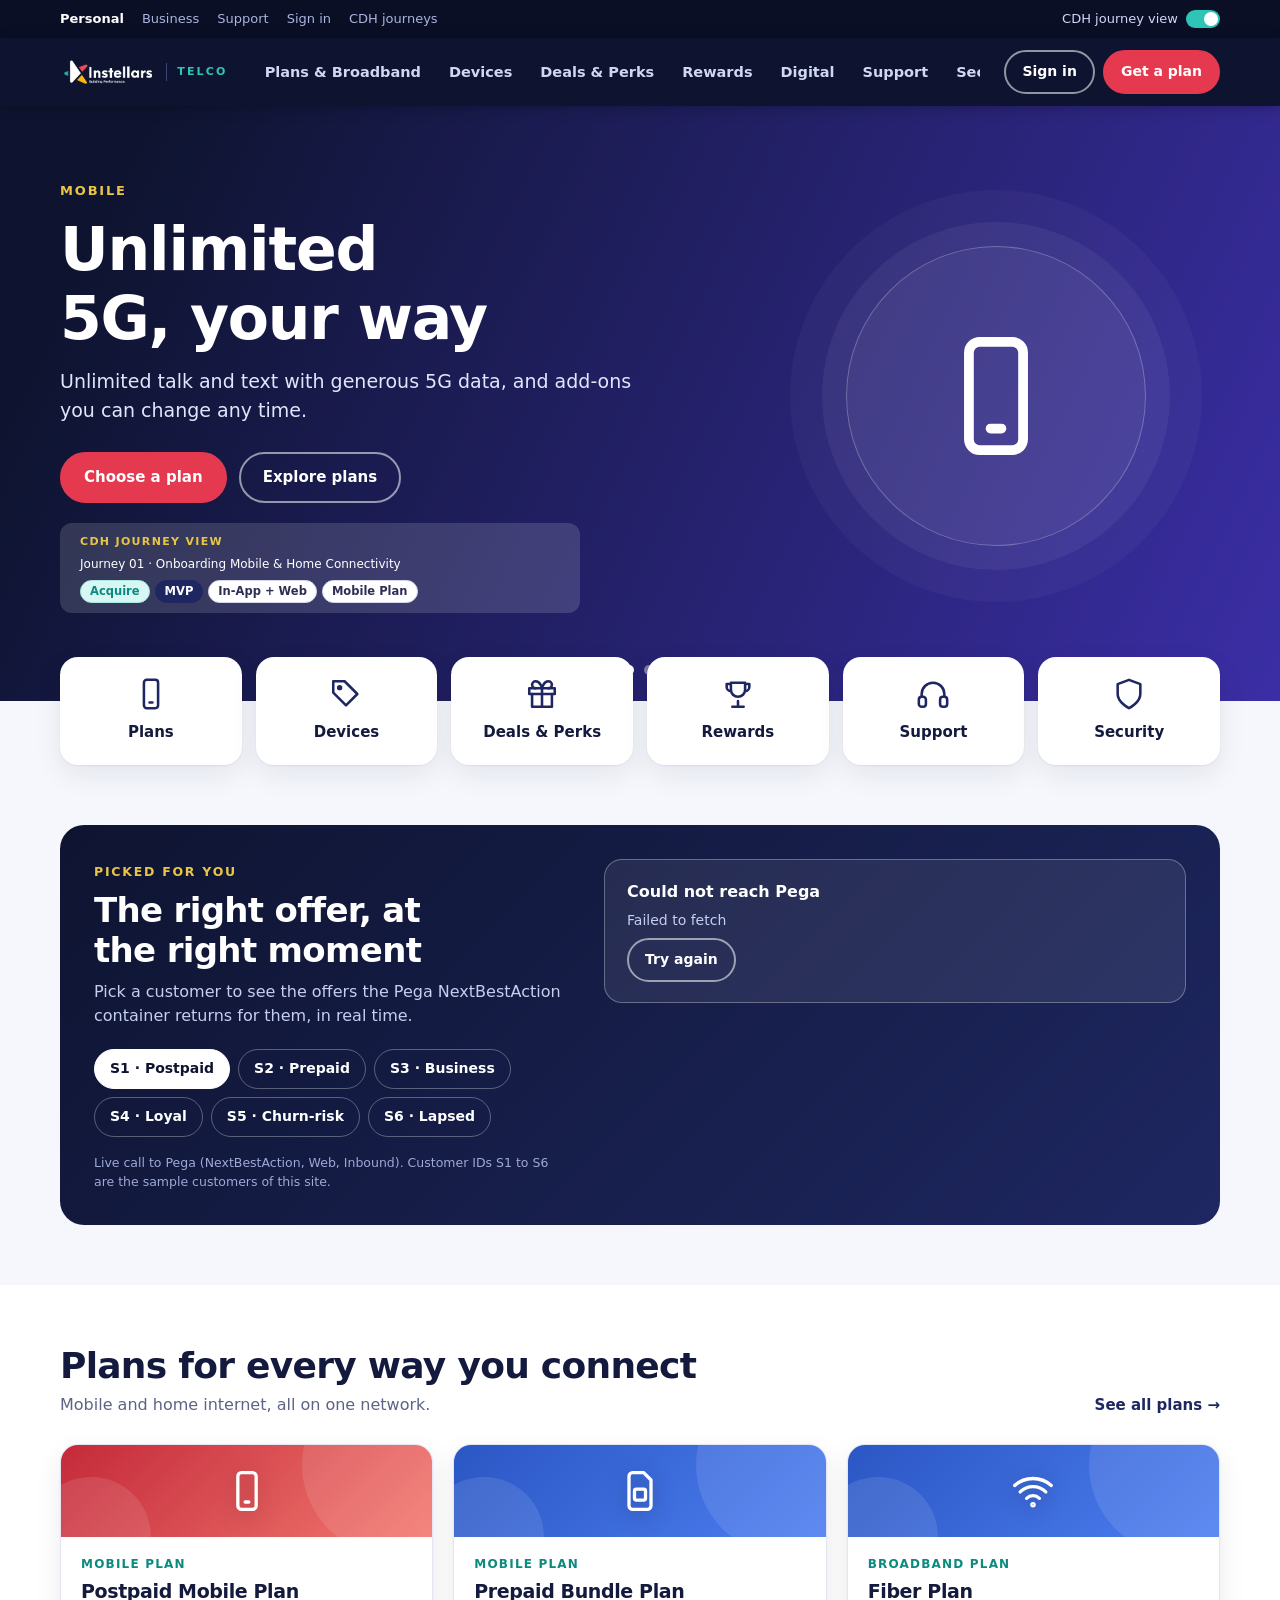
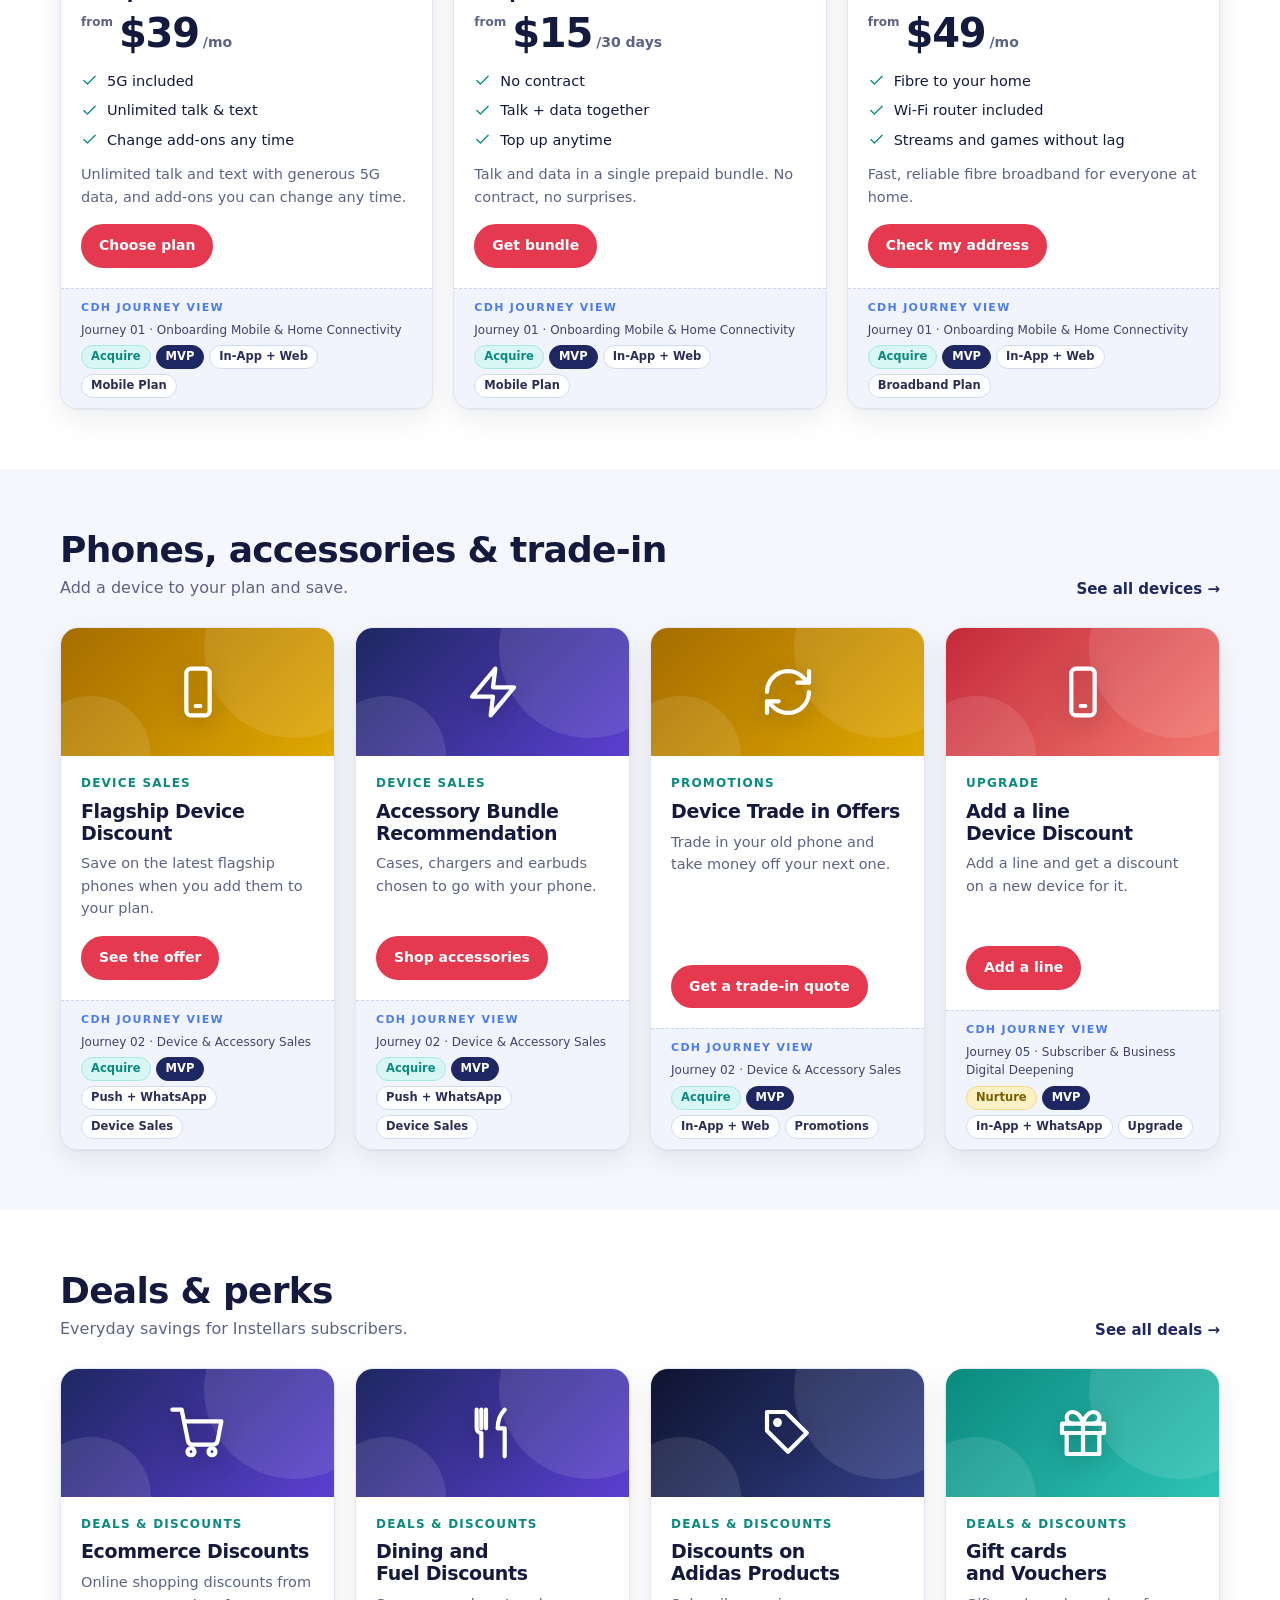
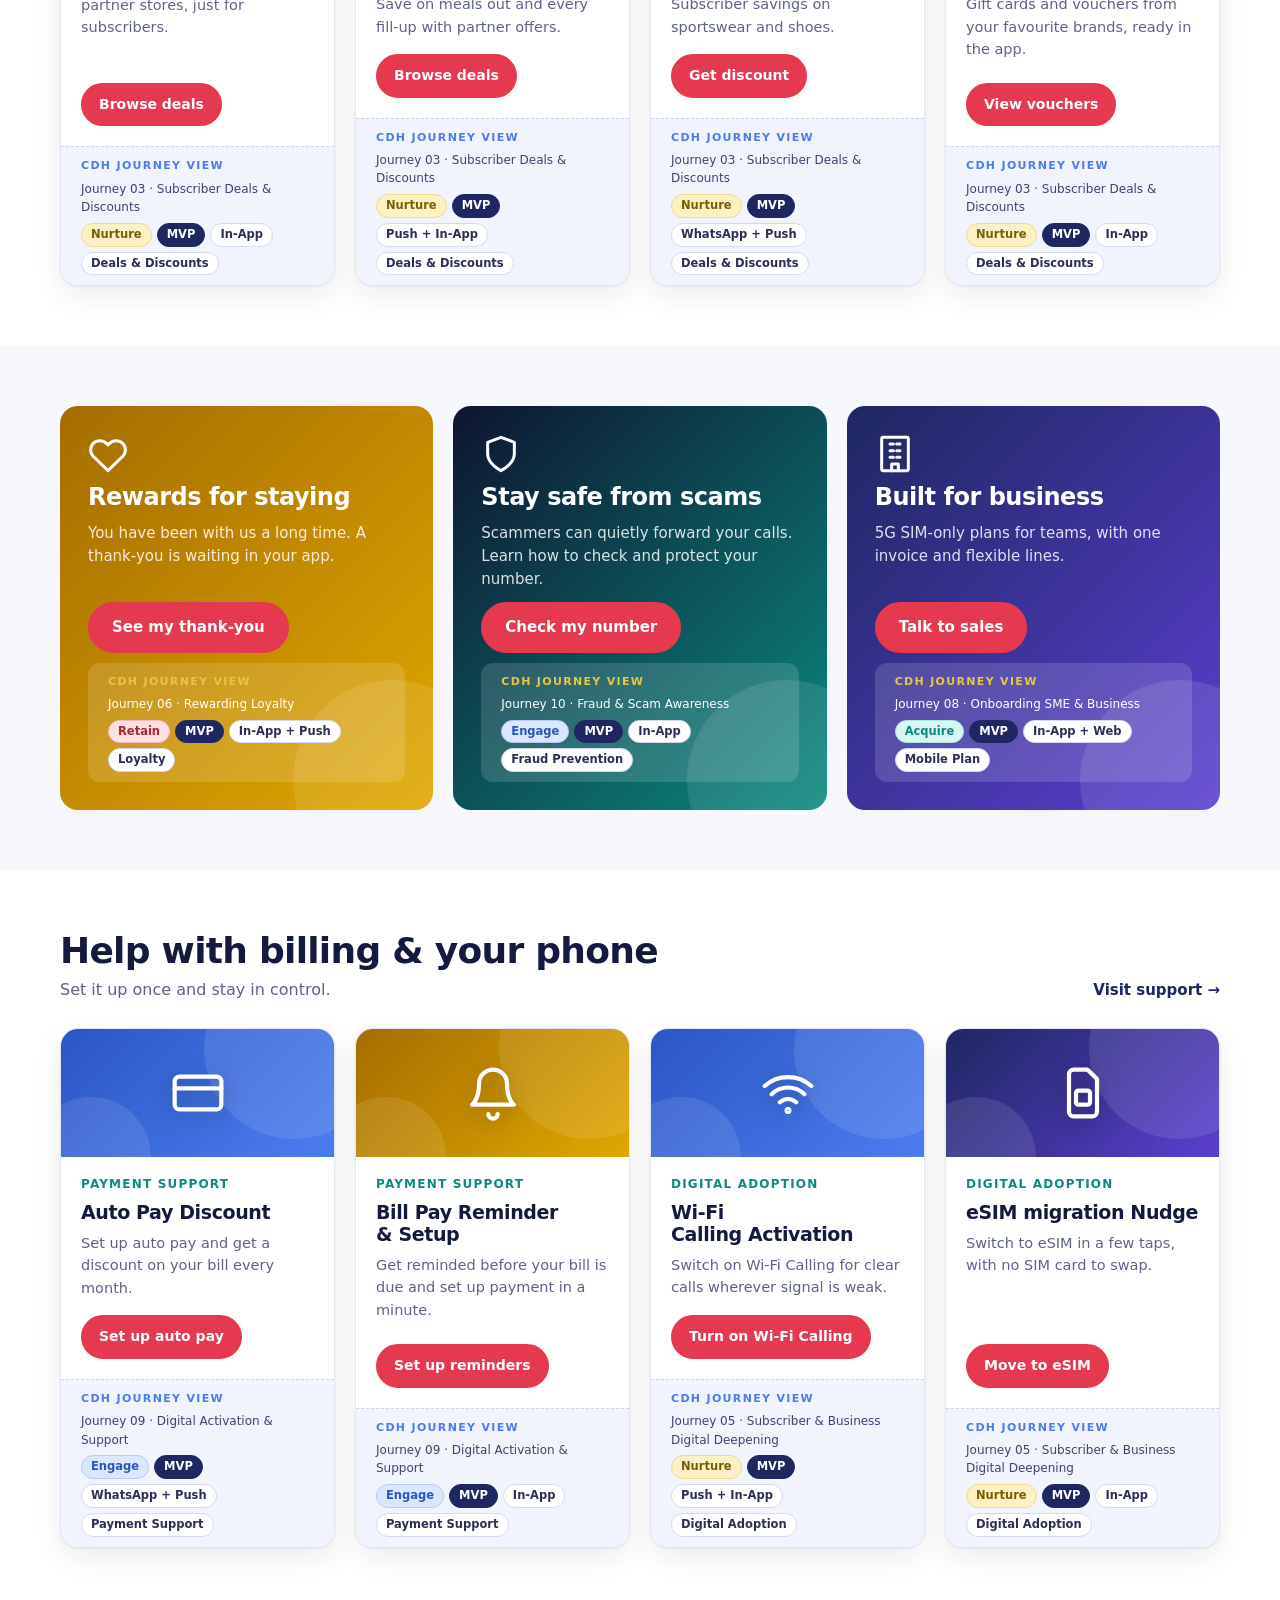
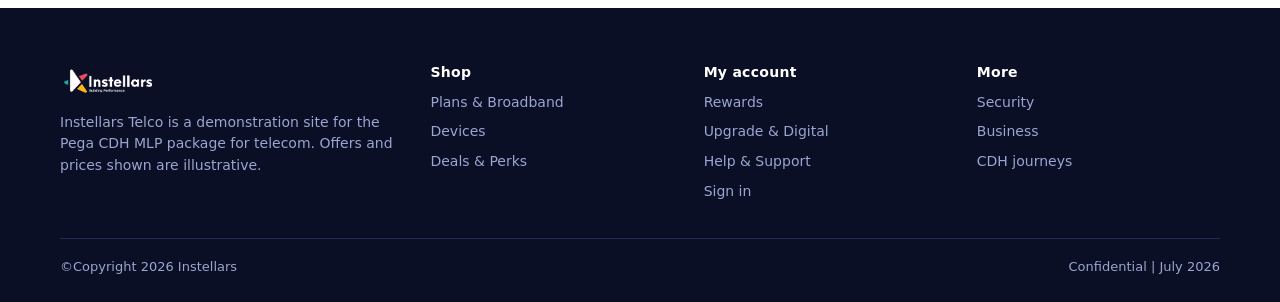
<file: index.html>
<!doctype html>
<html lang="en">
<head>
<meta charset="utf-8">
<meta name="viewport" content="width=device-width,initial-scale=1">
<title>Instellars Telco</title>
<meta name="description" content="Instellars Telco: mobile plans, broadband, devices, deals and support. A demo site for the Pega CDH MLP package for telecom.">
<link rel="stylesheet" href="styles.css">
</head>
<body data-page="home">
<div id="app"></div>
<script src="data.js"></script>
<script src="content.js"></script>
<script src="site.js"></script>
</body>
</html>
</file>
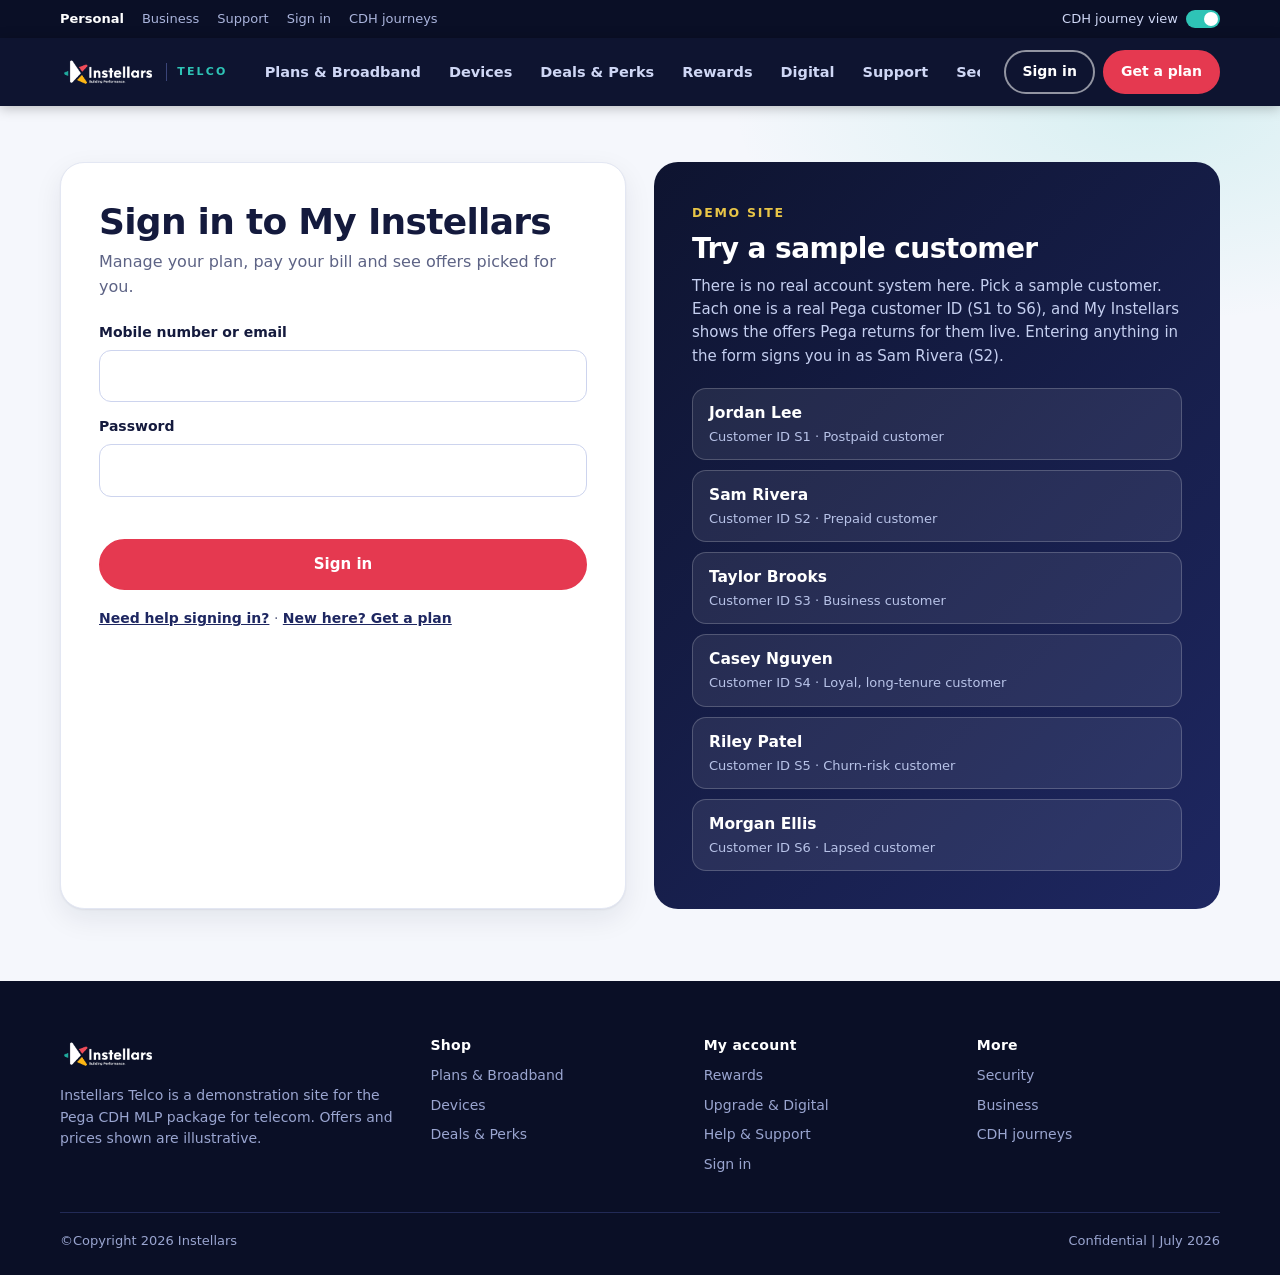
<file: account.html>
<!doctype html>
<html lang="en">
<head>
<meta charset="utf-8">
<meta name="viewport" content="width=device-width,initial-scale=1">
<title>Instellars Telco</title>
<meta name="description" content="Instellars Telco: mobile plans, broadband, devices, deals and support. A demo site for the Pega CDH MLP package for telecom.">
<link rel="stylesheet" href="styles.css">
</head>
<body data-page="account">
<div id="app"></div>
<script src="data.js"></script>
<script src="content.js"></script>
<script src="site.js"></script>
</body>
</html>
</file>
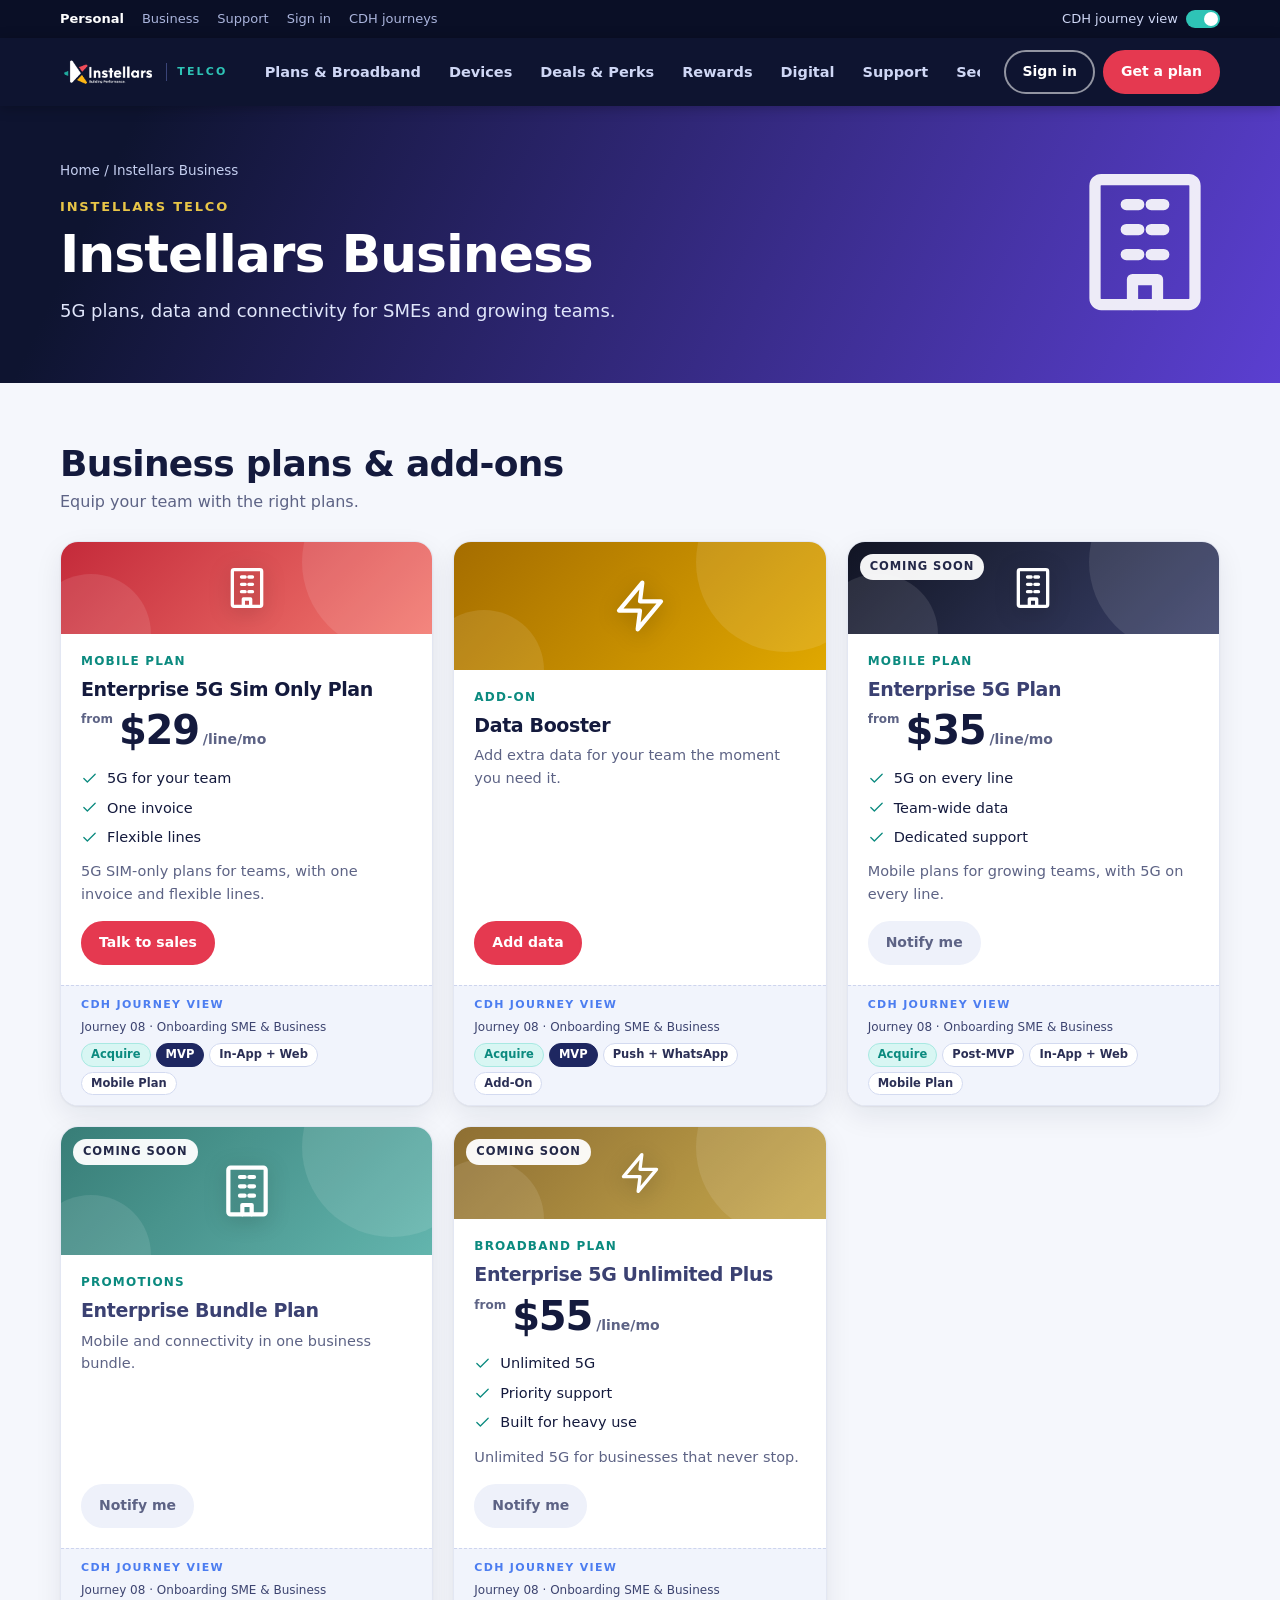
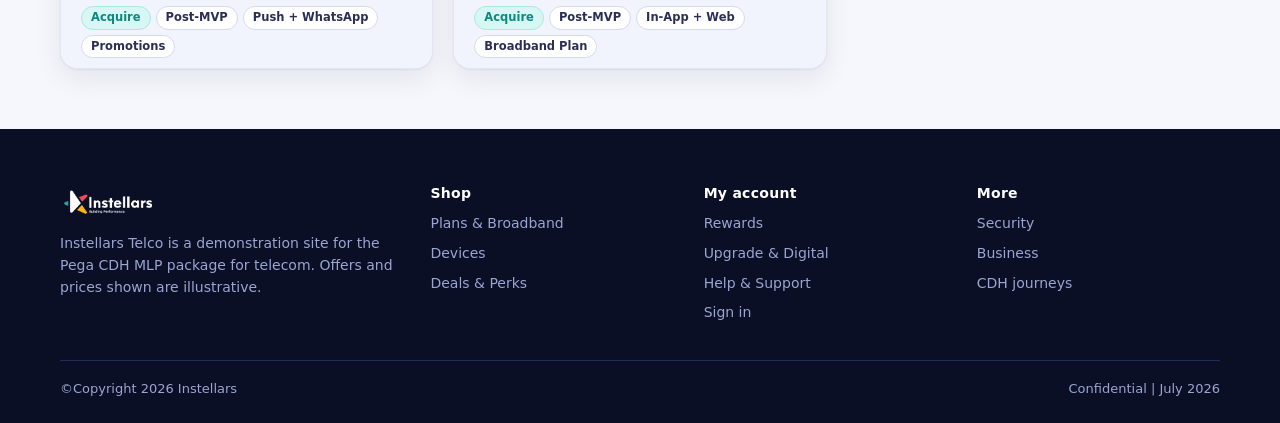
<file: business.html>
<!doctype html>
<html lang="en">
<head>
<meta charset="utf-8">
<meta name="viewport" content="width=device-width,initial-scale=1">
<title>Instellars Telco</title>
<meta name="description" content="Instellars Telco: mobile plans, broadband, devices, deals and support. A demo site for the Pega CDH MLP package for telecom.">
<link rel="stylesheet" href="styles.css">
</head>
<body data-page="business">
<div id="app"></div>
<script src="data.js"></script>
<script src="content.js"></script>
<script src="site.js"></script>
</body>
</html>
</file>
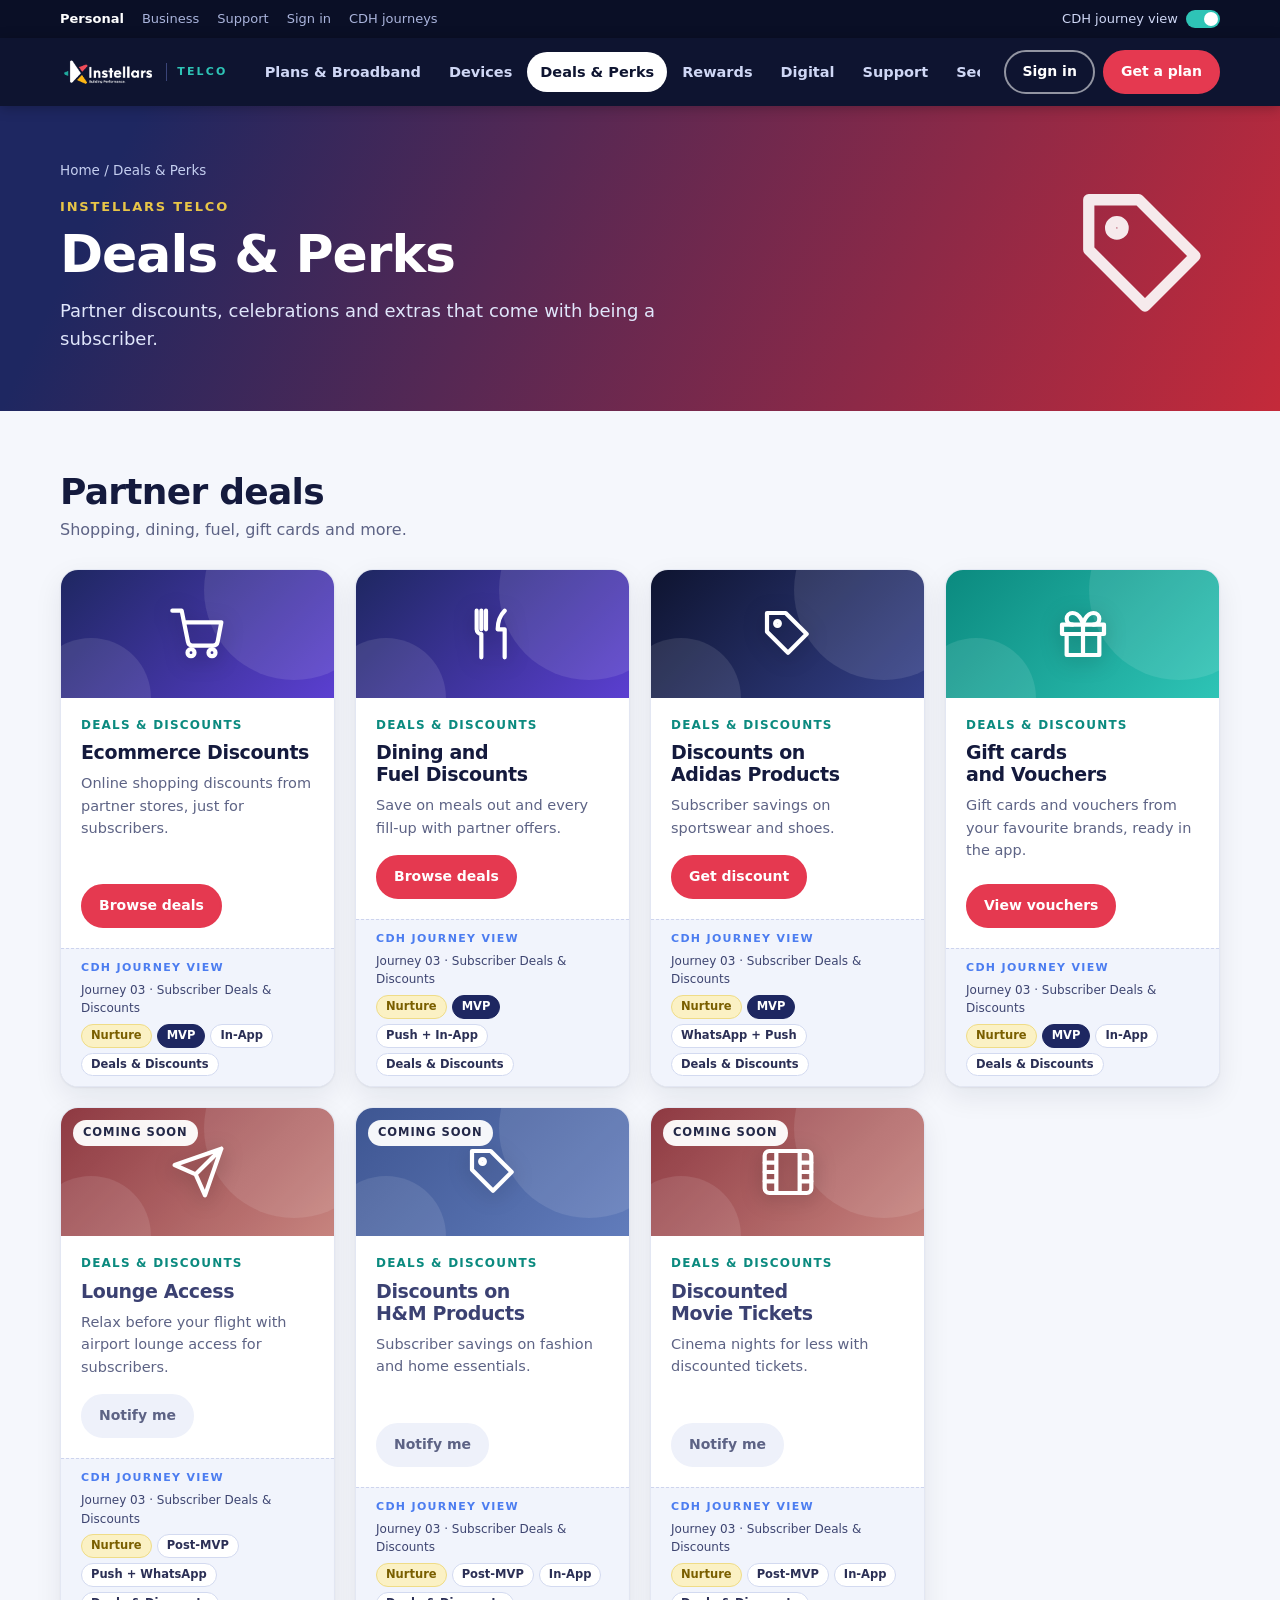
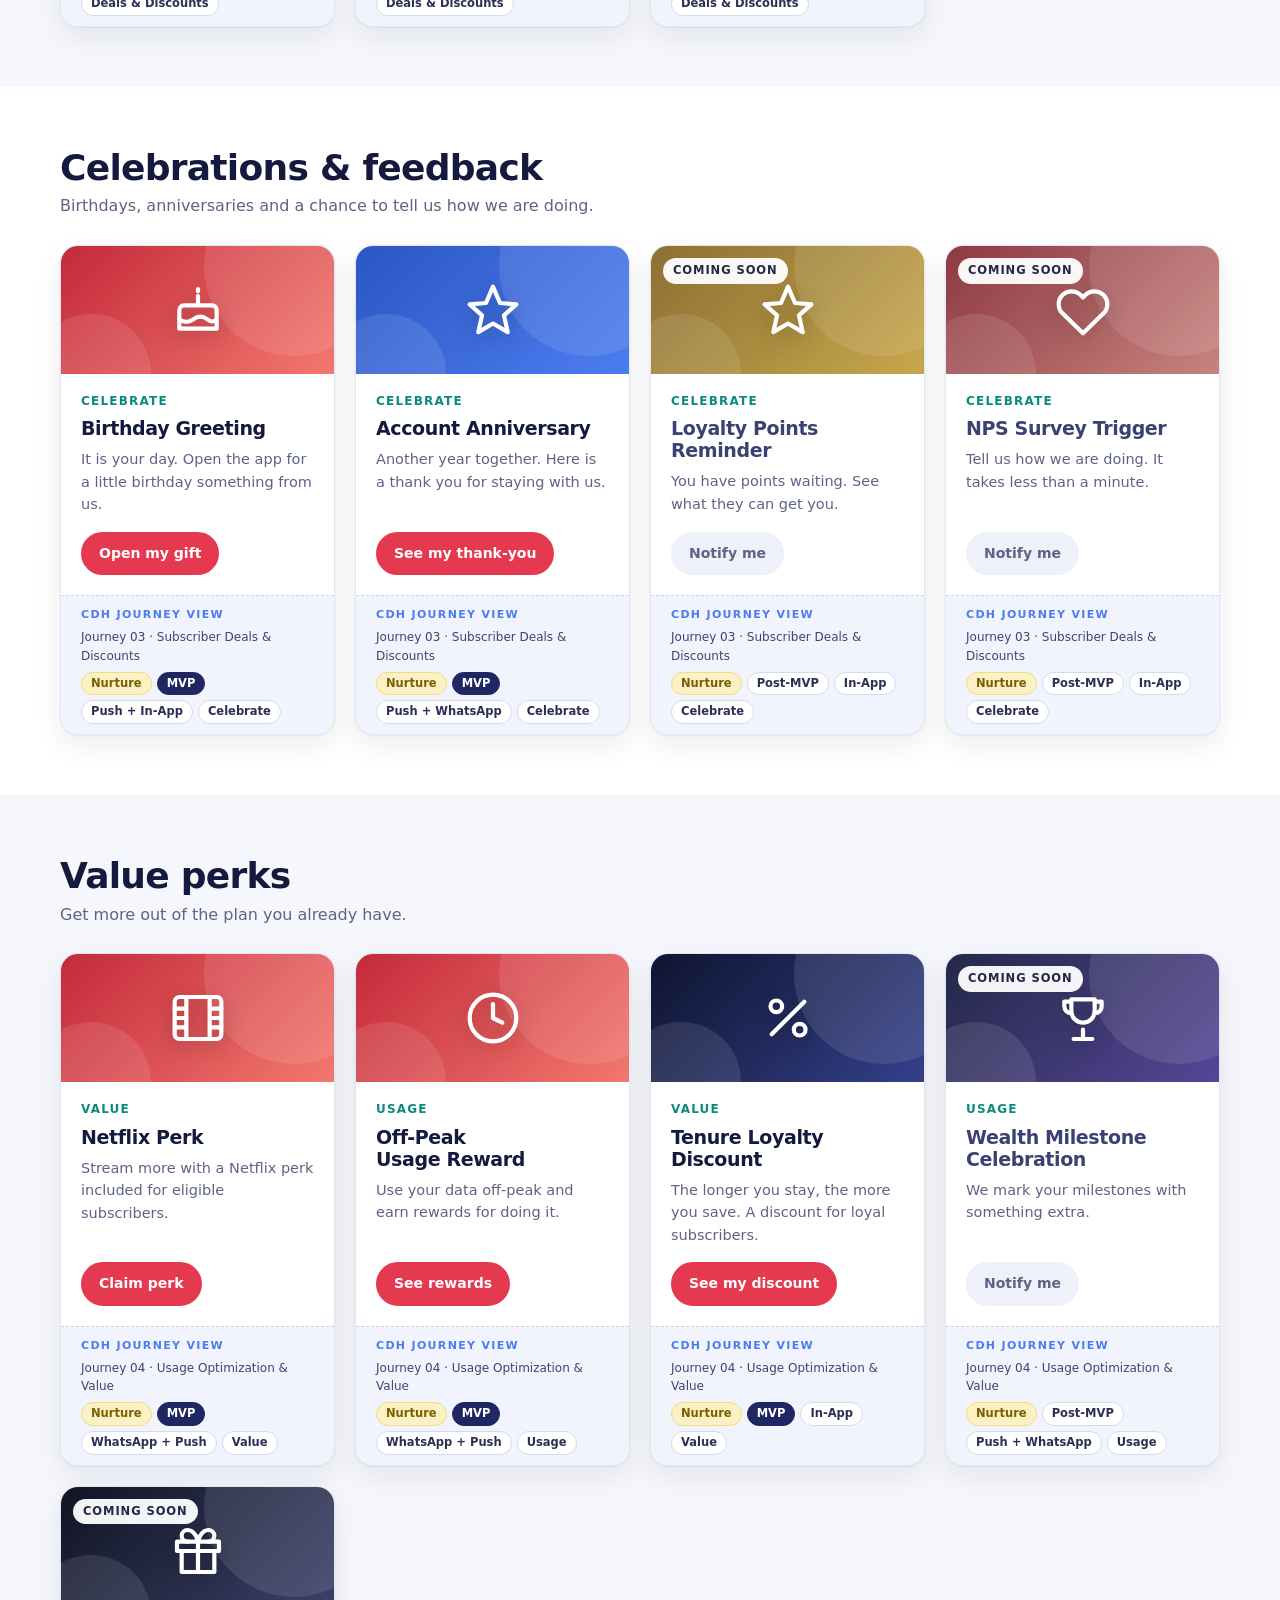
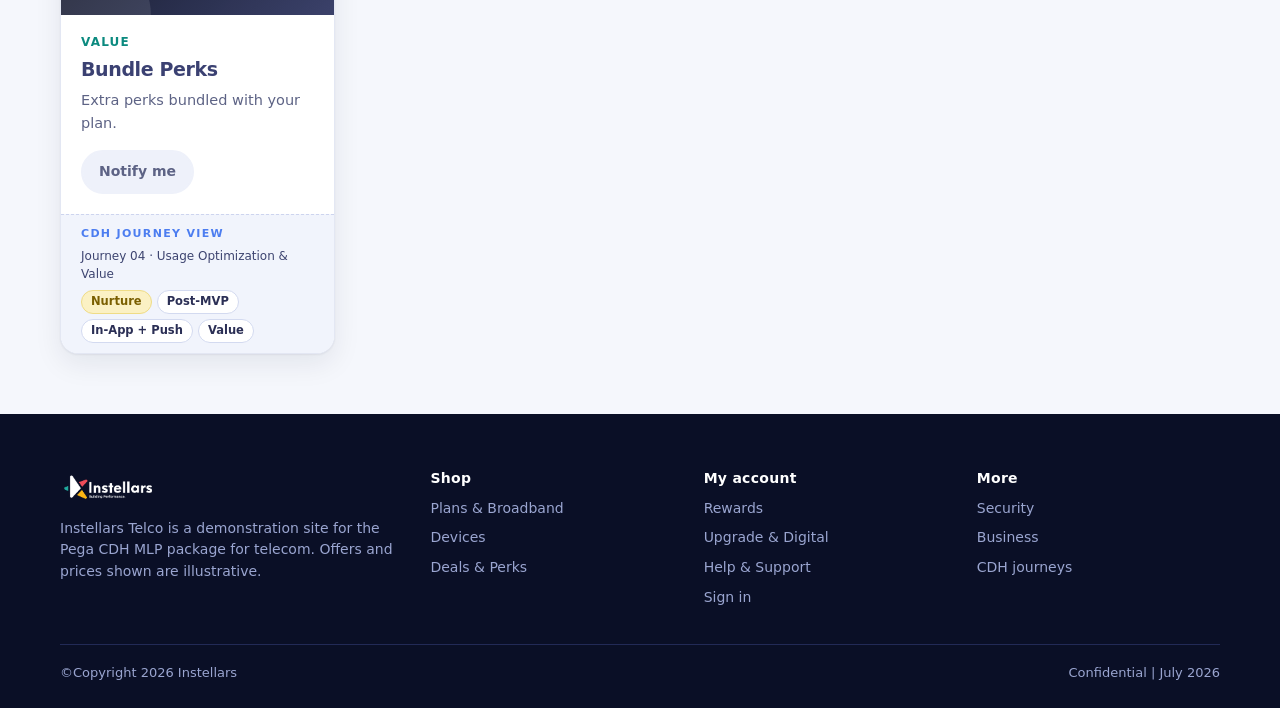
<file: deals.html>
<!doctype html>
<html lang="en">
<head>
<meta charset="utf-8">
<meta name="viewport" content="width=device-width,initial-scale=1">
<title>Instellars Telco</title>
<meta name="description" content="Instellars Telco: mobile plans, broadband, devices, deals and support. A demo site for the Pega CDH MLP package for telecom.">
<link rel="stylesheet" href="styles.css">
</head>
<body data-page="deals">
<div id="app"></div>
<script src="data.js"></script>
<script src="content.js"></script>
<script src="site.js"></script>
</body>
</html>
</file>
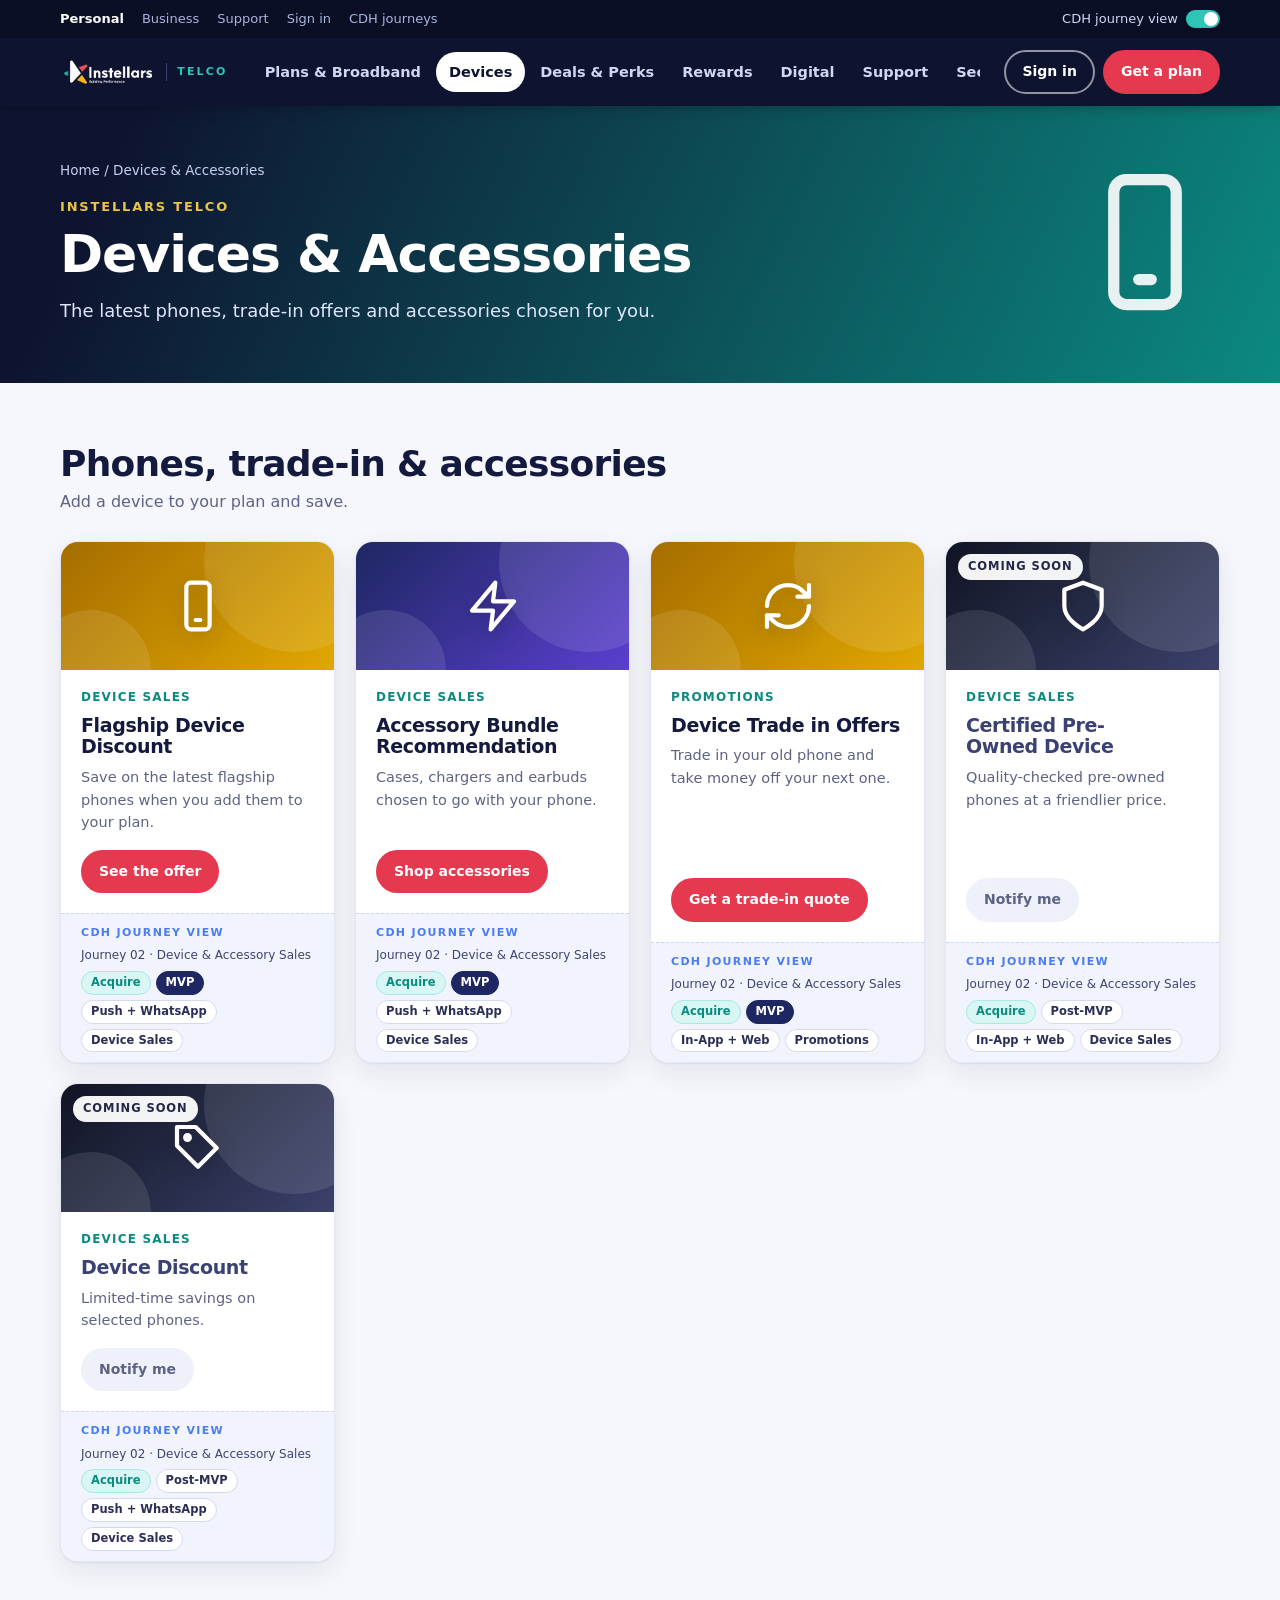
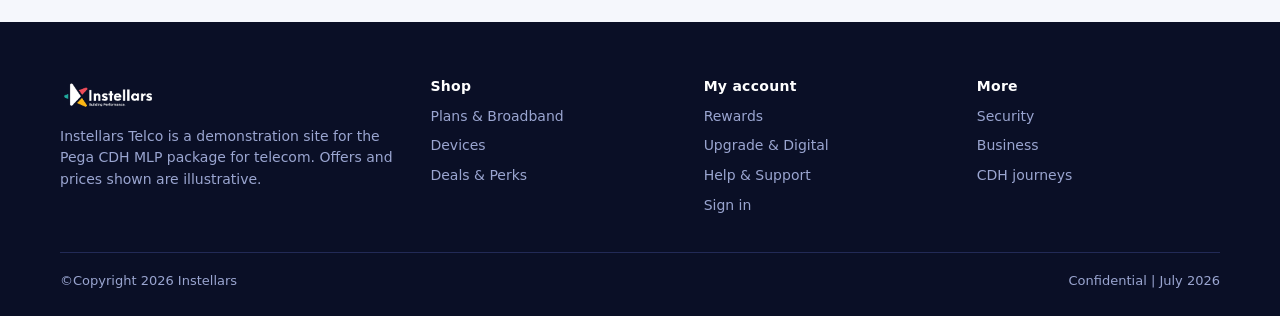
<file: devices.html>
<!doctype html>
<html lang="en">
<head>
<meta charset="utf-8">
<meta name="viewport" content="width=device-width,initial-scale=1">
<title>Instellars Telco</title>
<meta name="description" content="Instellars Telco: mobile plans, broadband, devices, deals and support. A demo site for the Pega CDH MLP package for telecom.">
<link rel="stylesheet" href="styles.css">
</head>
<body data-page="devices">
<div id="app"></div>
<script src="data.js"></script>
<script src="content.js"></script>
<script src="site.js"></script>
</body>
</html>
</file>
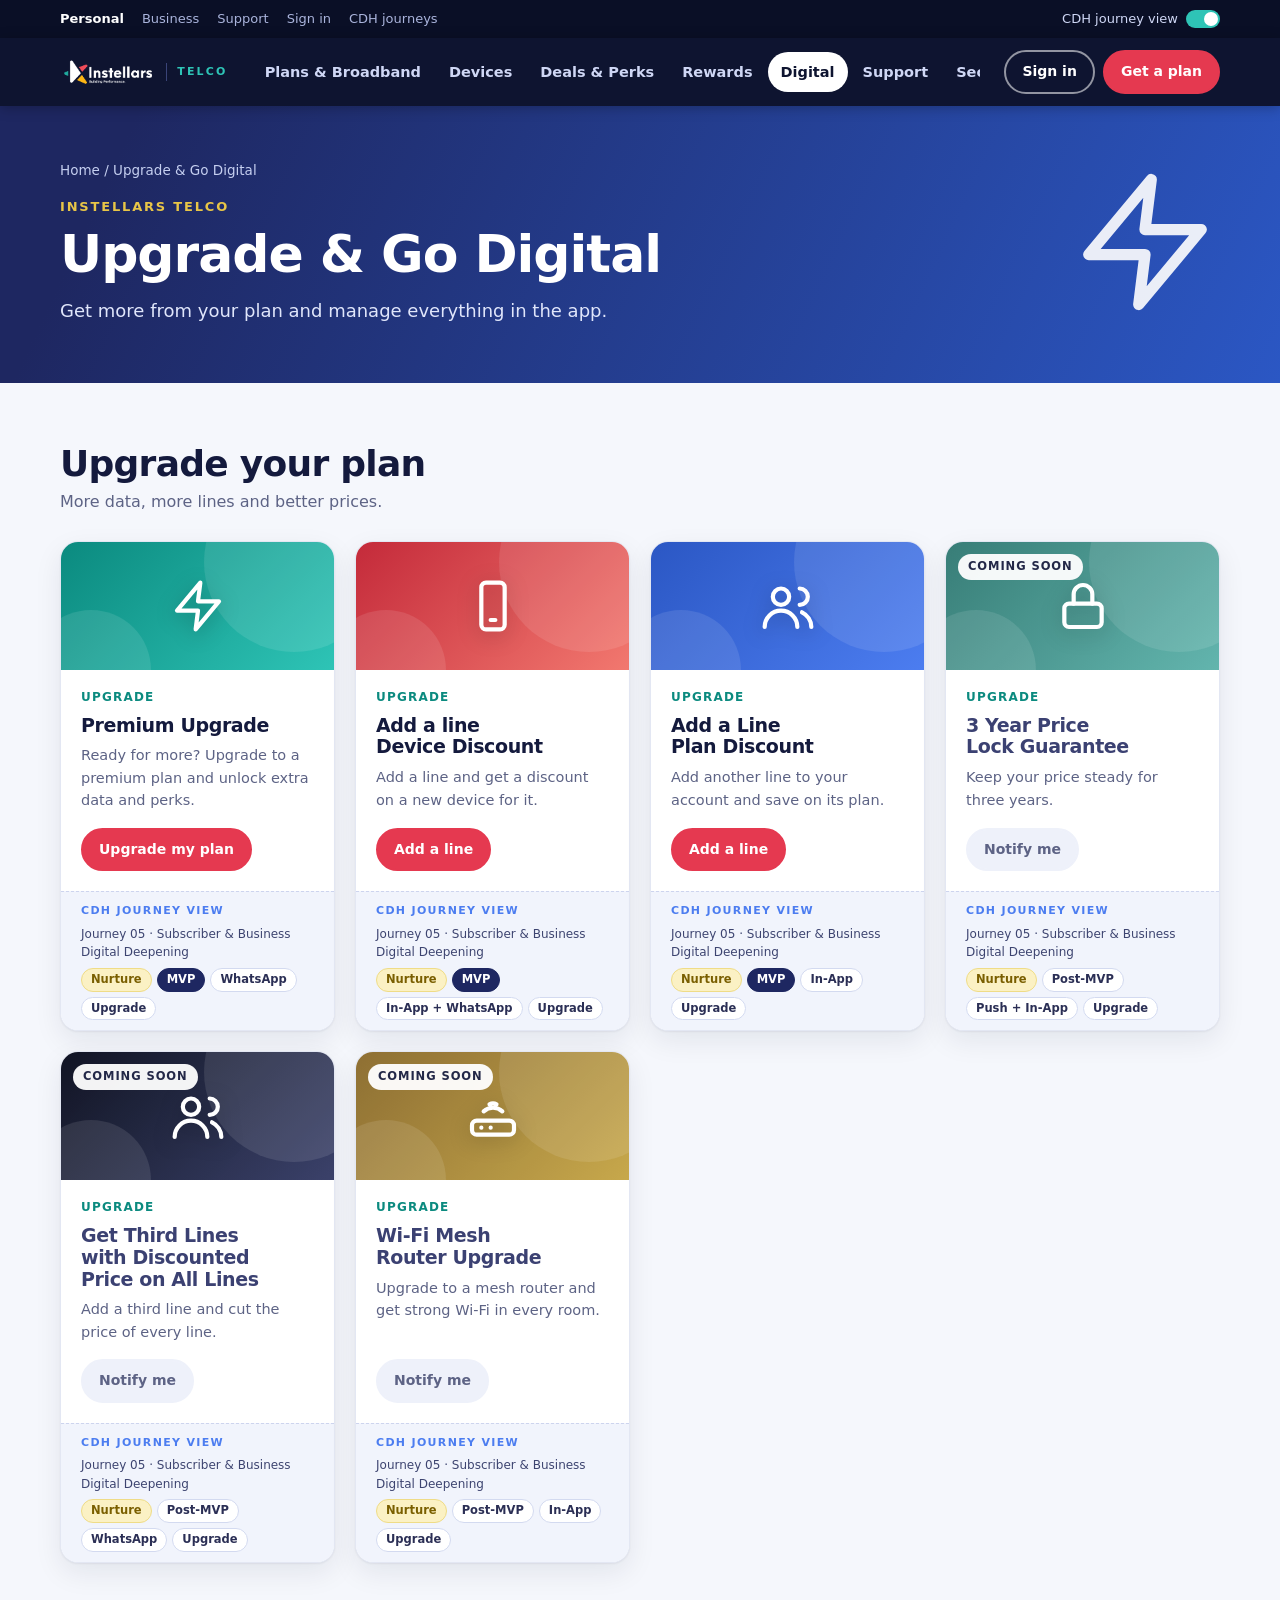
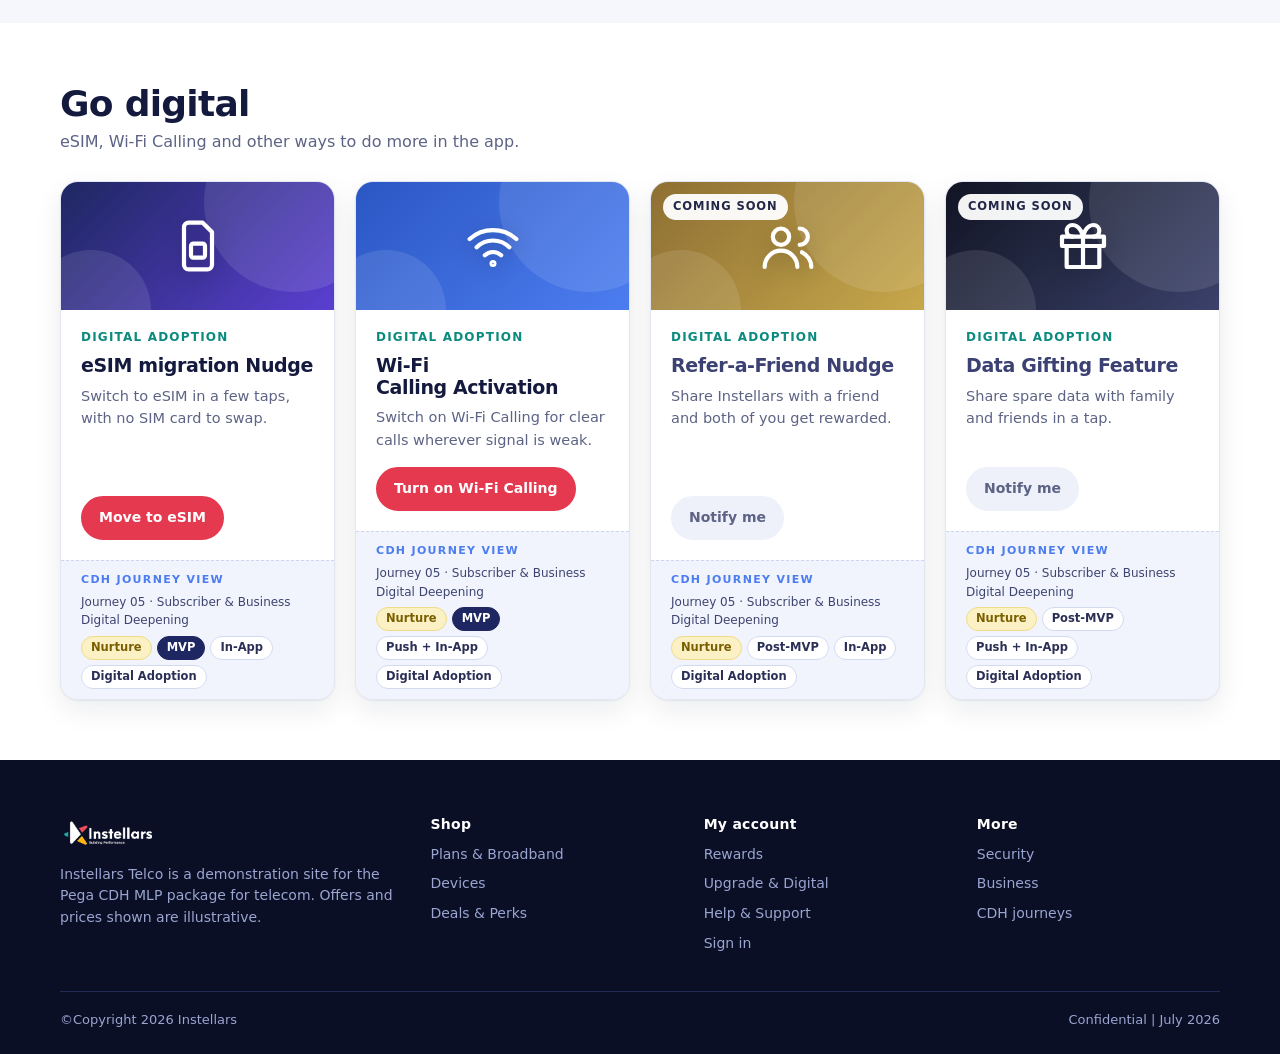
<file: digital.html>
<!doctype html>
<html lang="en">
<head>
<meta charset="utf-8">
<meta name="viewport" content="width=device-width,initial-scale=1">
<title>Instellars Telco</title>
<meta name="description" content="Instellars Telco: mobile plans, broadband, devices, deals and support. A demo site for the Pega CDH MLP package for telecom.">
<link rel="stylesheet" href="styles.css">
</head>
<body data-page="digital">
<div id="app"></div>
<script src="data.js"></script>
<script src="content.js"></script>
<script src="site.js"></script>
</body>
</html>
</file>
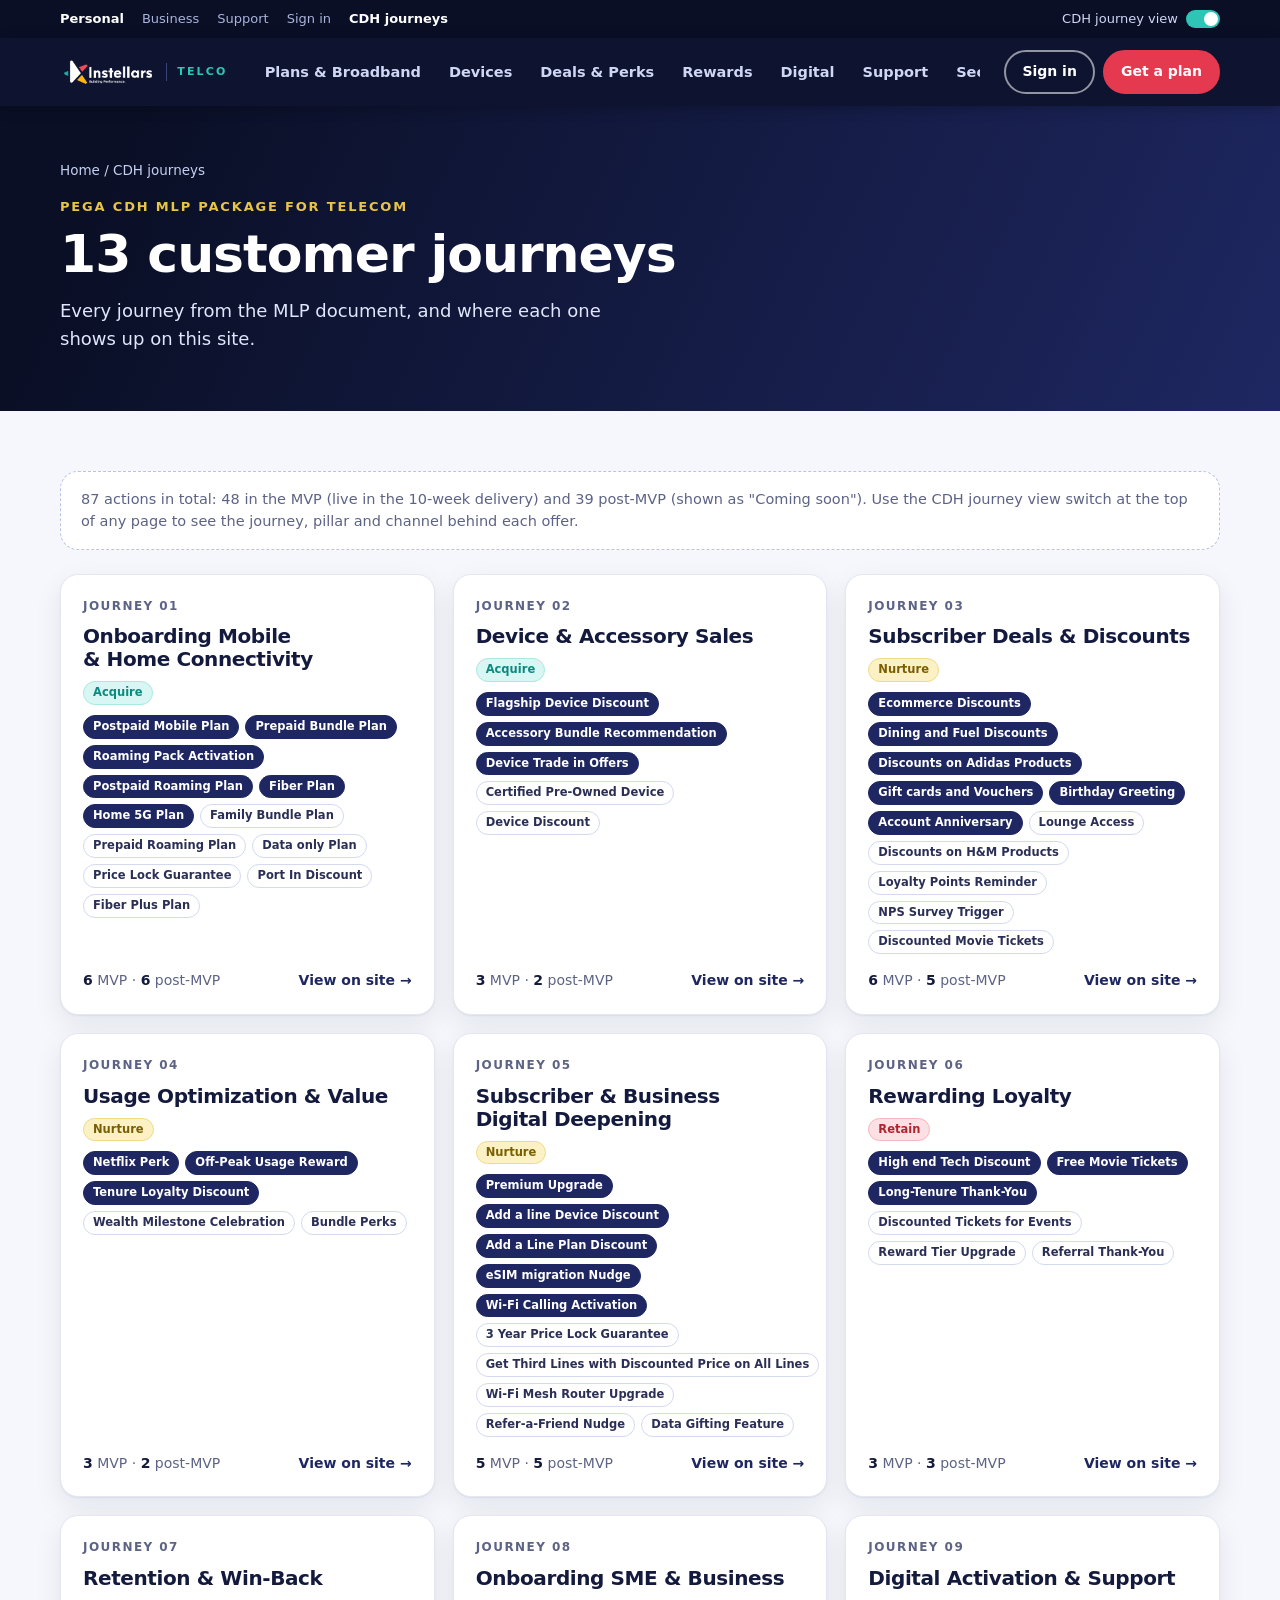
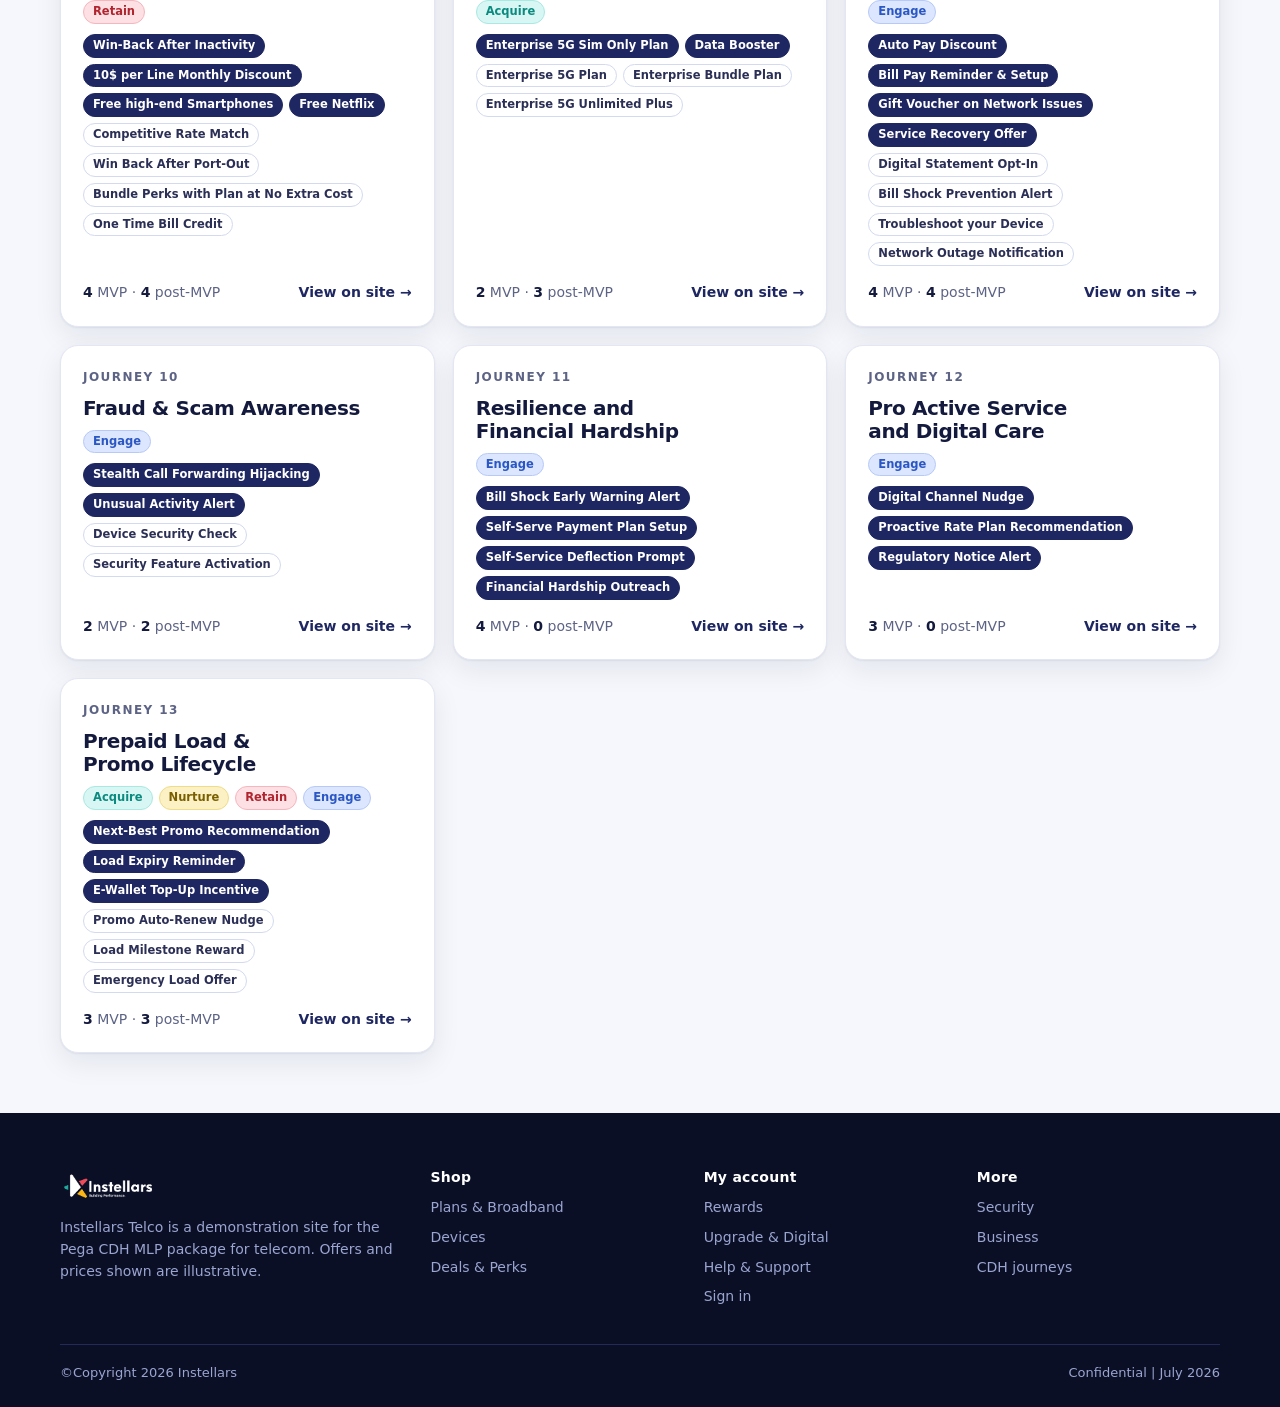
<file: journeys.html>
<!doctype html>
<html lang="en">
<head>
<meta charset="utf-8">
<meta name="viewport" content="width=device-width,initial-scale=1">
<title>Instellars Telco</title>
<meta name="description" content="Instellars Telco: mobile plans, broadband, devices, deals and support. A demo site for the Pega CDH MLP package for telecom.">
<link rel="stylesheet" href="styles.css">
</head>
<body data-page="journeys">
<div id="app"></div>
<script src="data.js"></script>
<script src="content.js"></script>
<script src="site.js"></script>
</body>
</html>
</file>
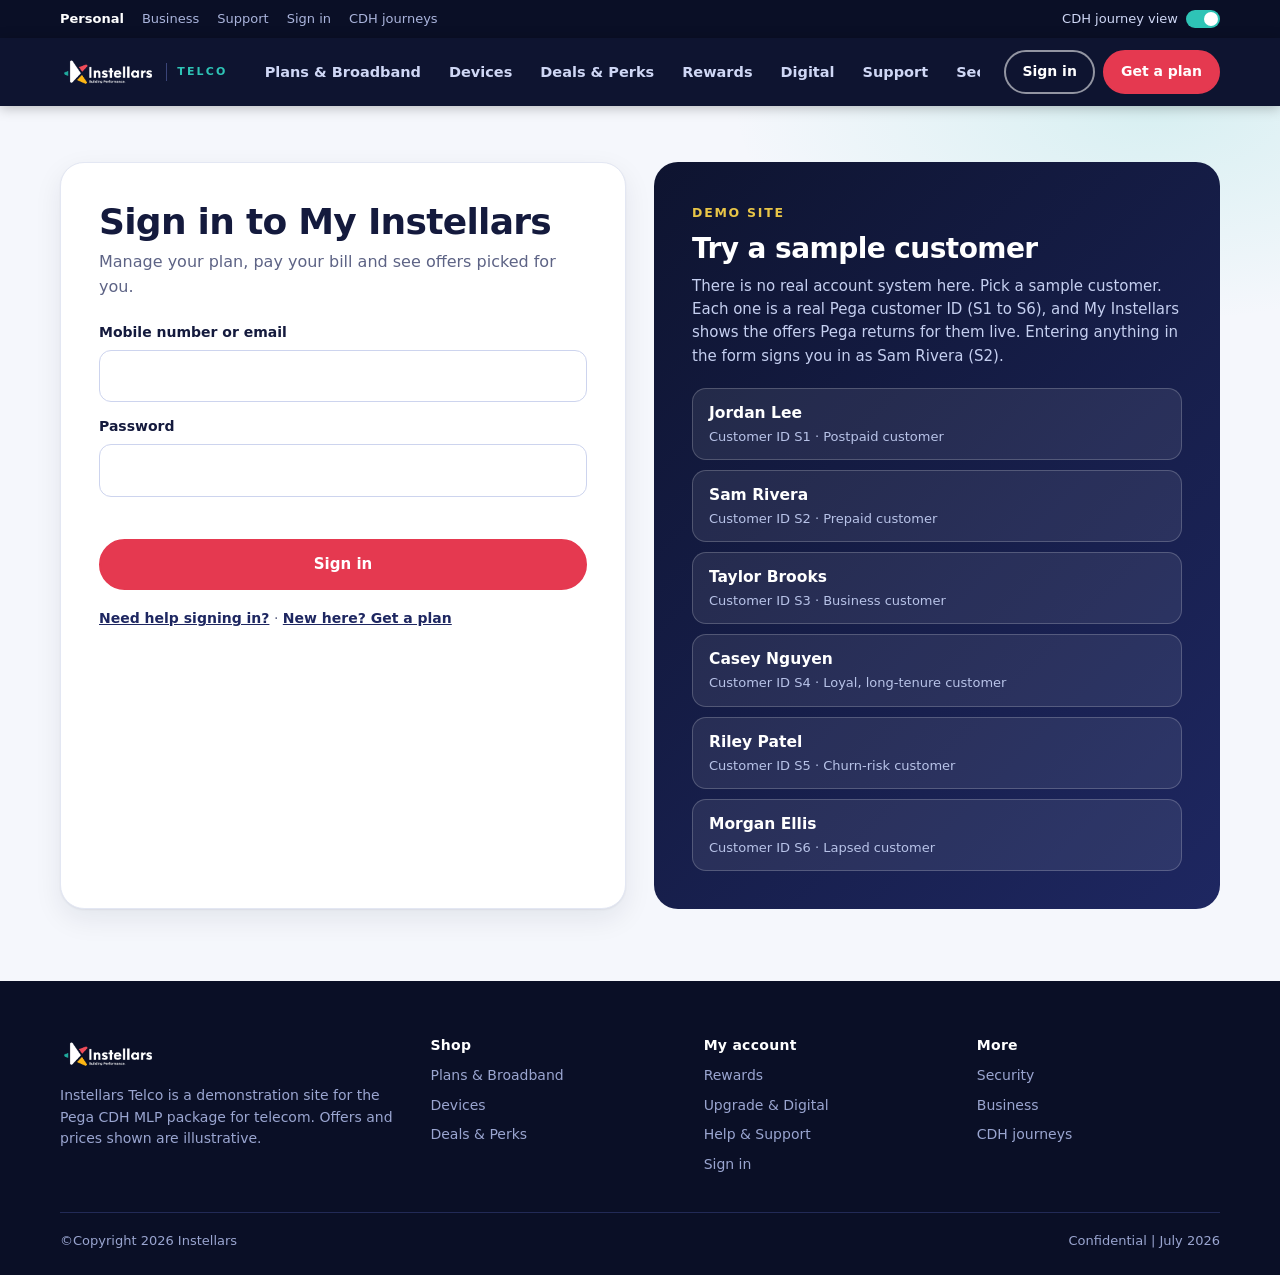
<file: login.html>
<!doctype html>
<html lang="en">
<head>
<meta charset="utf-8">
<meta name="viewport" content="width=device-width,initial-scale=1">
<title>Instellars Telco</title>
<meta name="description" content="Instellars Telco: mobile plans, broadband, devices, deals and support. A demo site for the Pega CDH MLP package for telecom.">
<link rel="stylesheet" href="styles.css">
</head>
<body data-page="login">
<div id="app"></div>
<script src="data.js"></script>
<script src="content.js"></script>
<script src="site.js"></script>
</body>
</html>
</file>
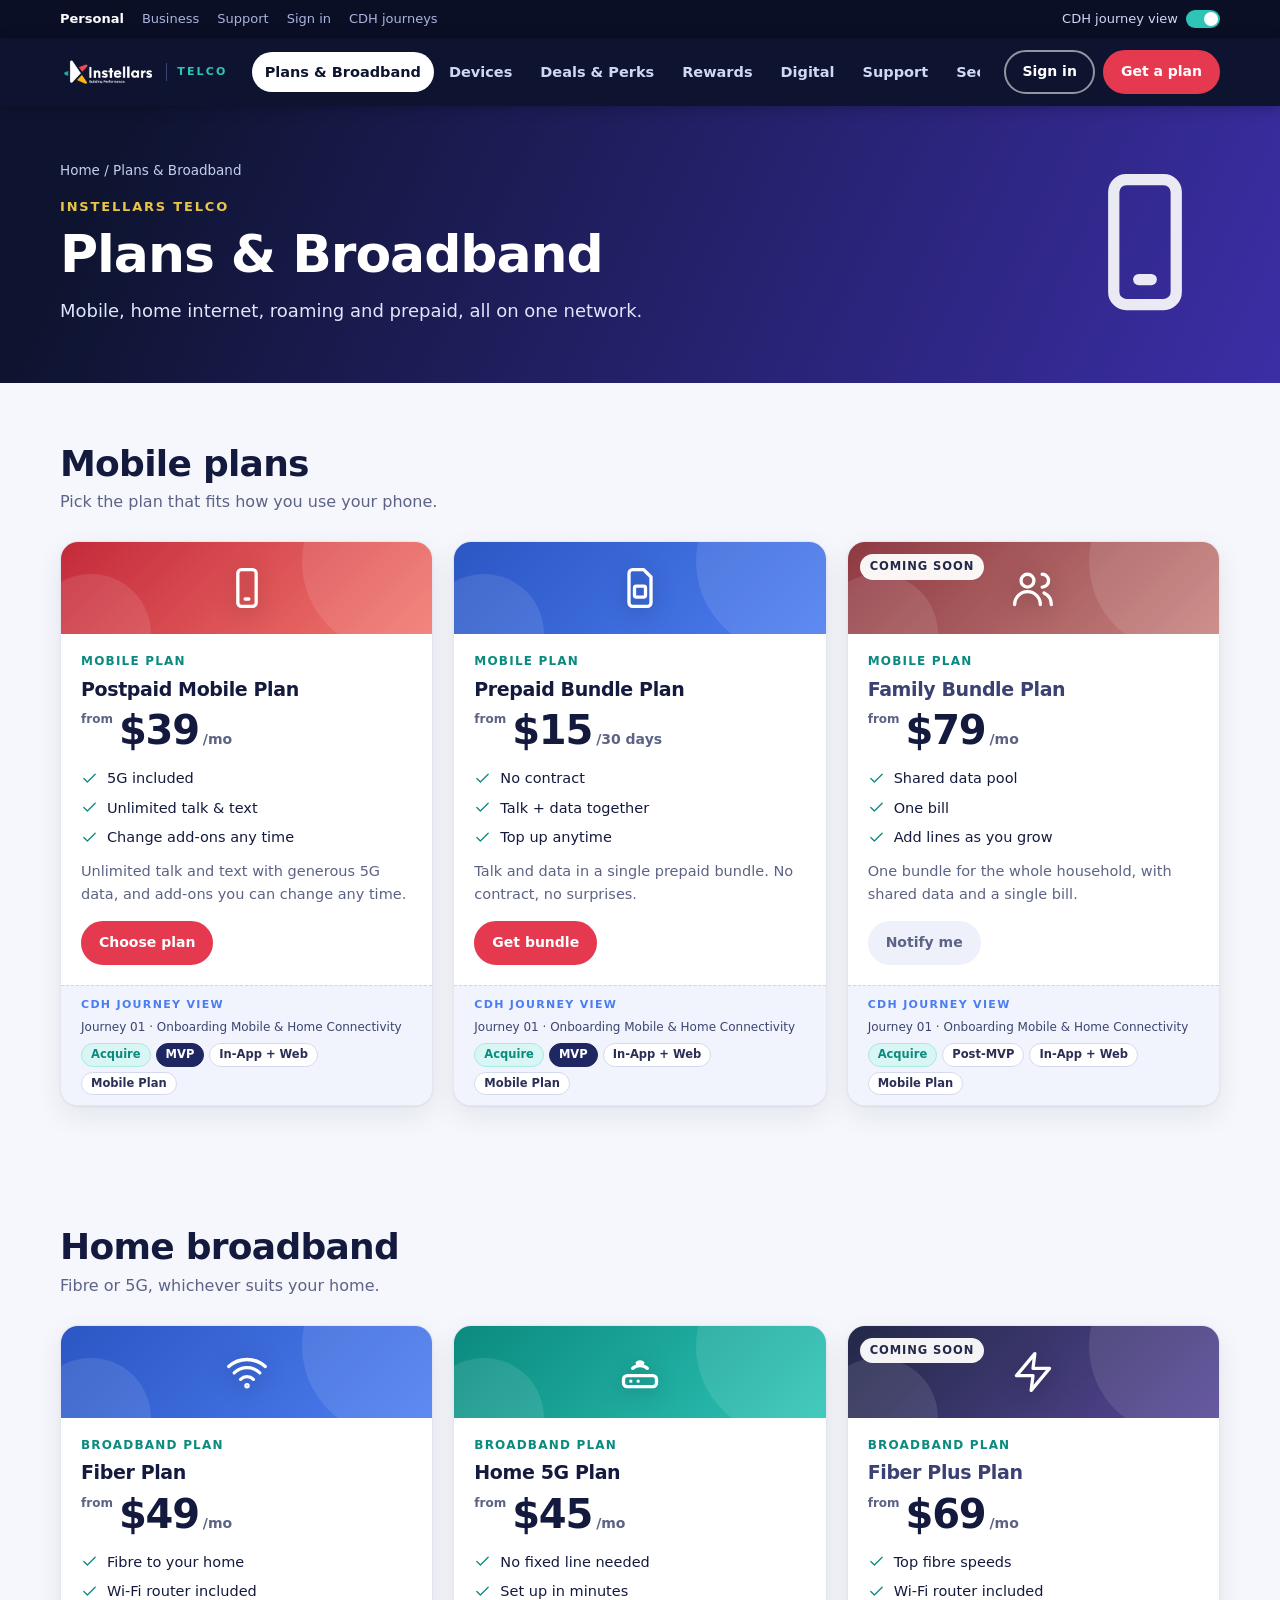
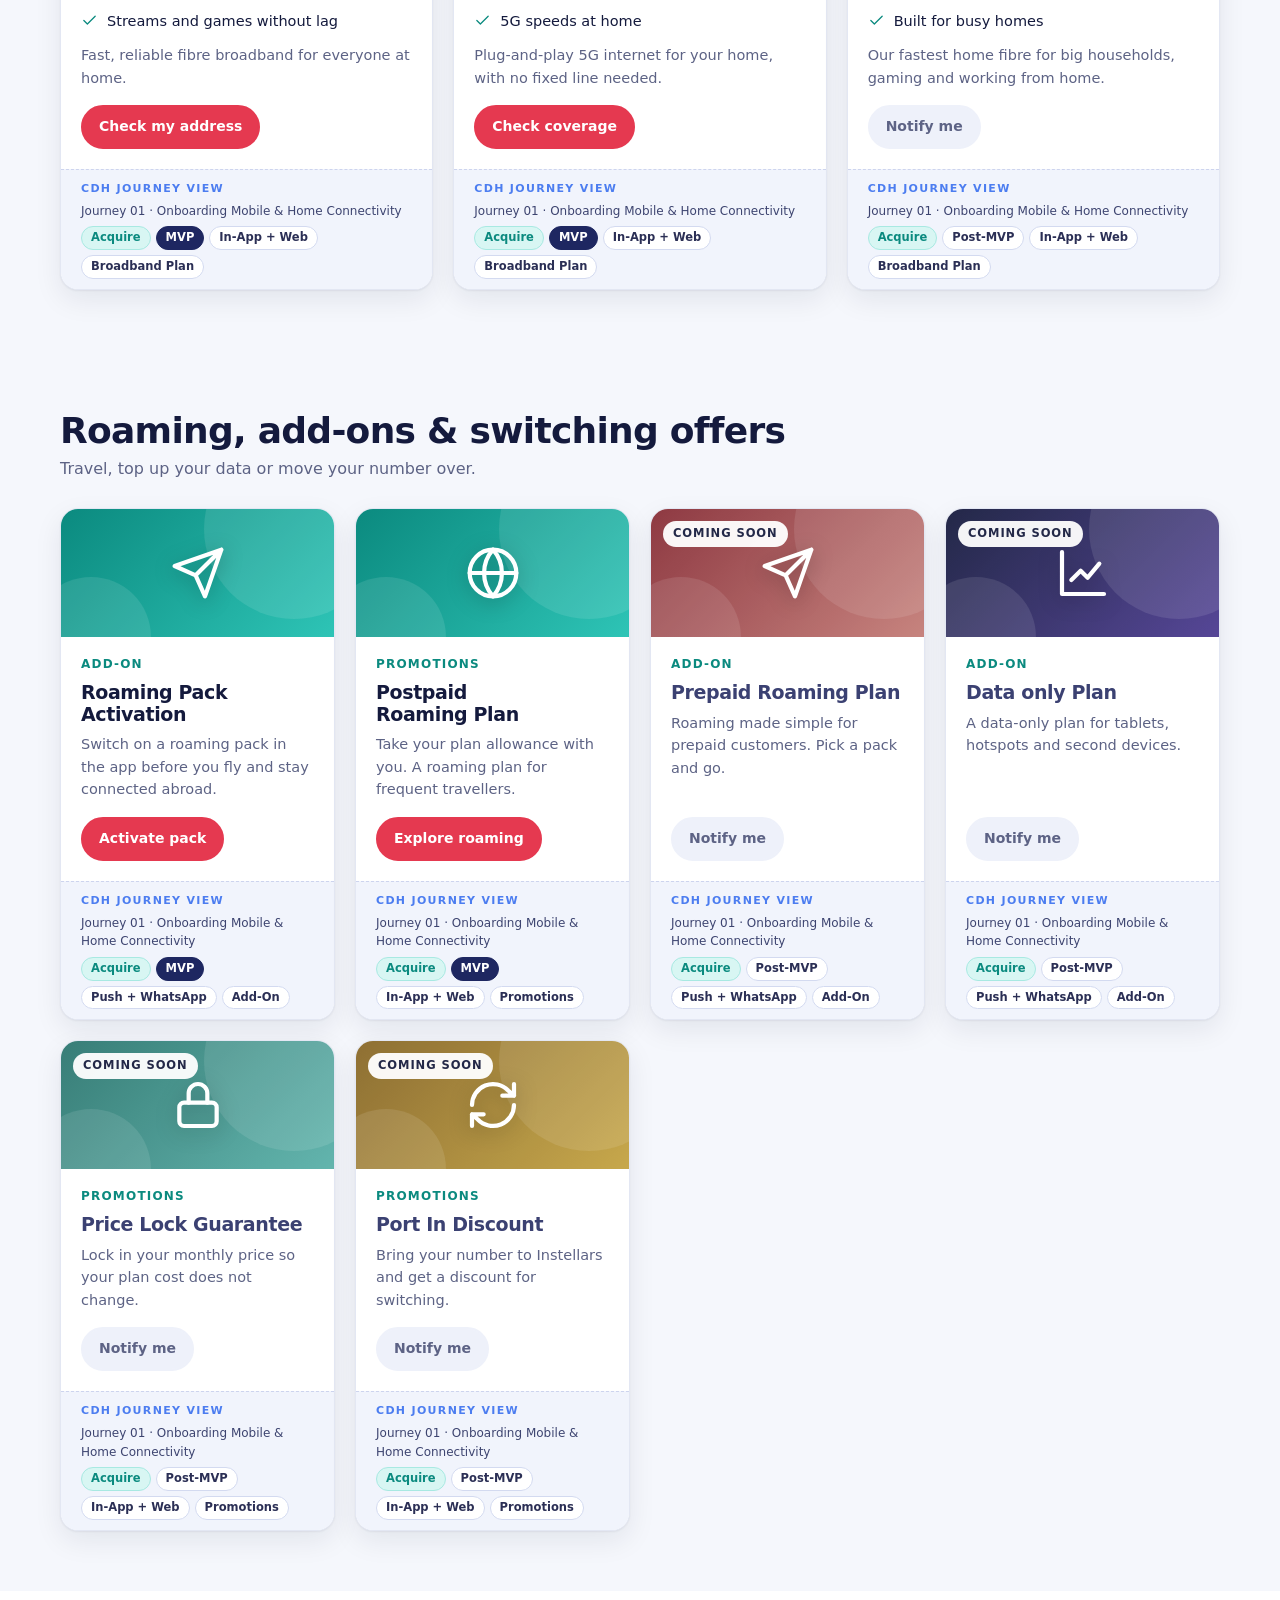
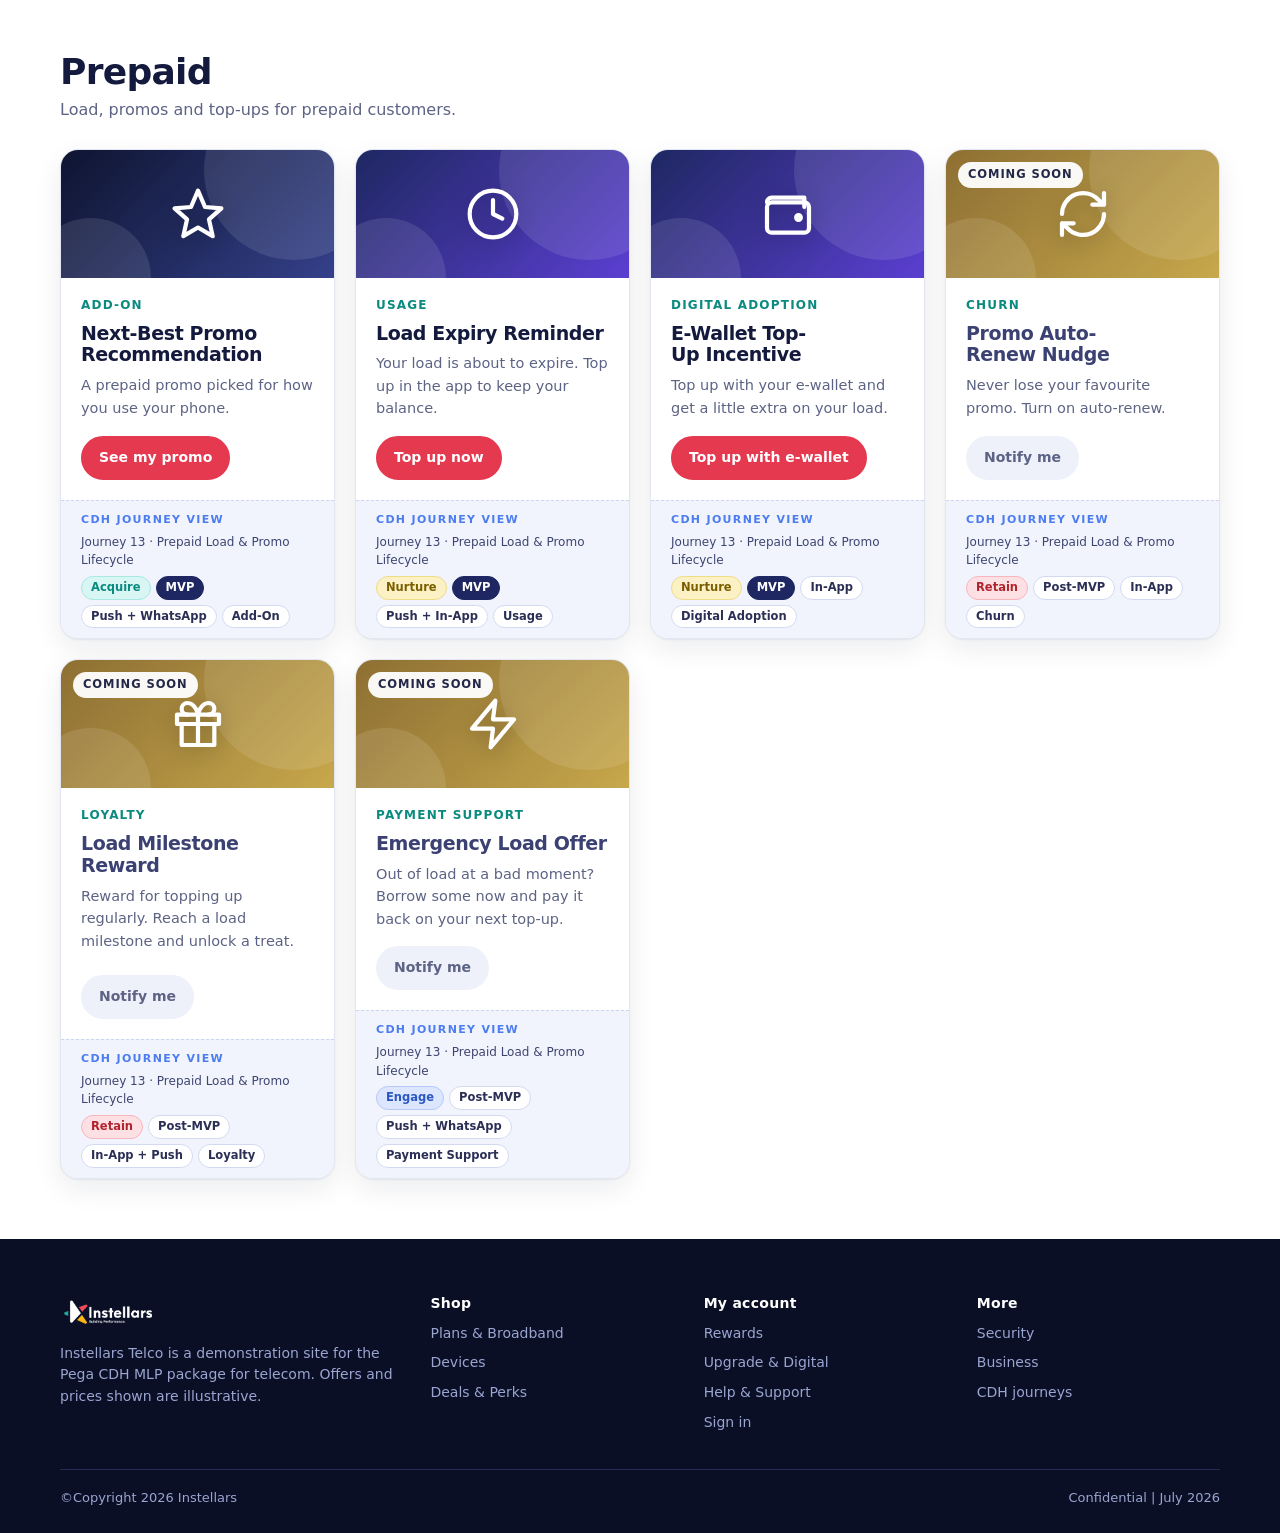
<file: plans.html>
<!doctype html>
<html lang="en">
<head>
<meta charset="utf-8">
<meta name="viewport" content="width=device-width,initial-scale=1">
<title>Instellars Telco</title>
<meta name="description" content="Instellars Telco: mobile plans, broadband, devices, deals and support. A demo site for the Pega CDH MLP package for telecom.">
<link rel="stylesheet" href="styles.css">
</head>
<body data-page="plans">
<div id="app"></div>
<script src="data.js"></script>
<script src="content.js"></script>
<script src="site.js"></script>
</body>
</html>
</file>
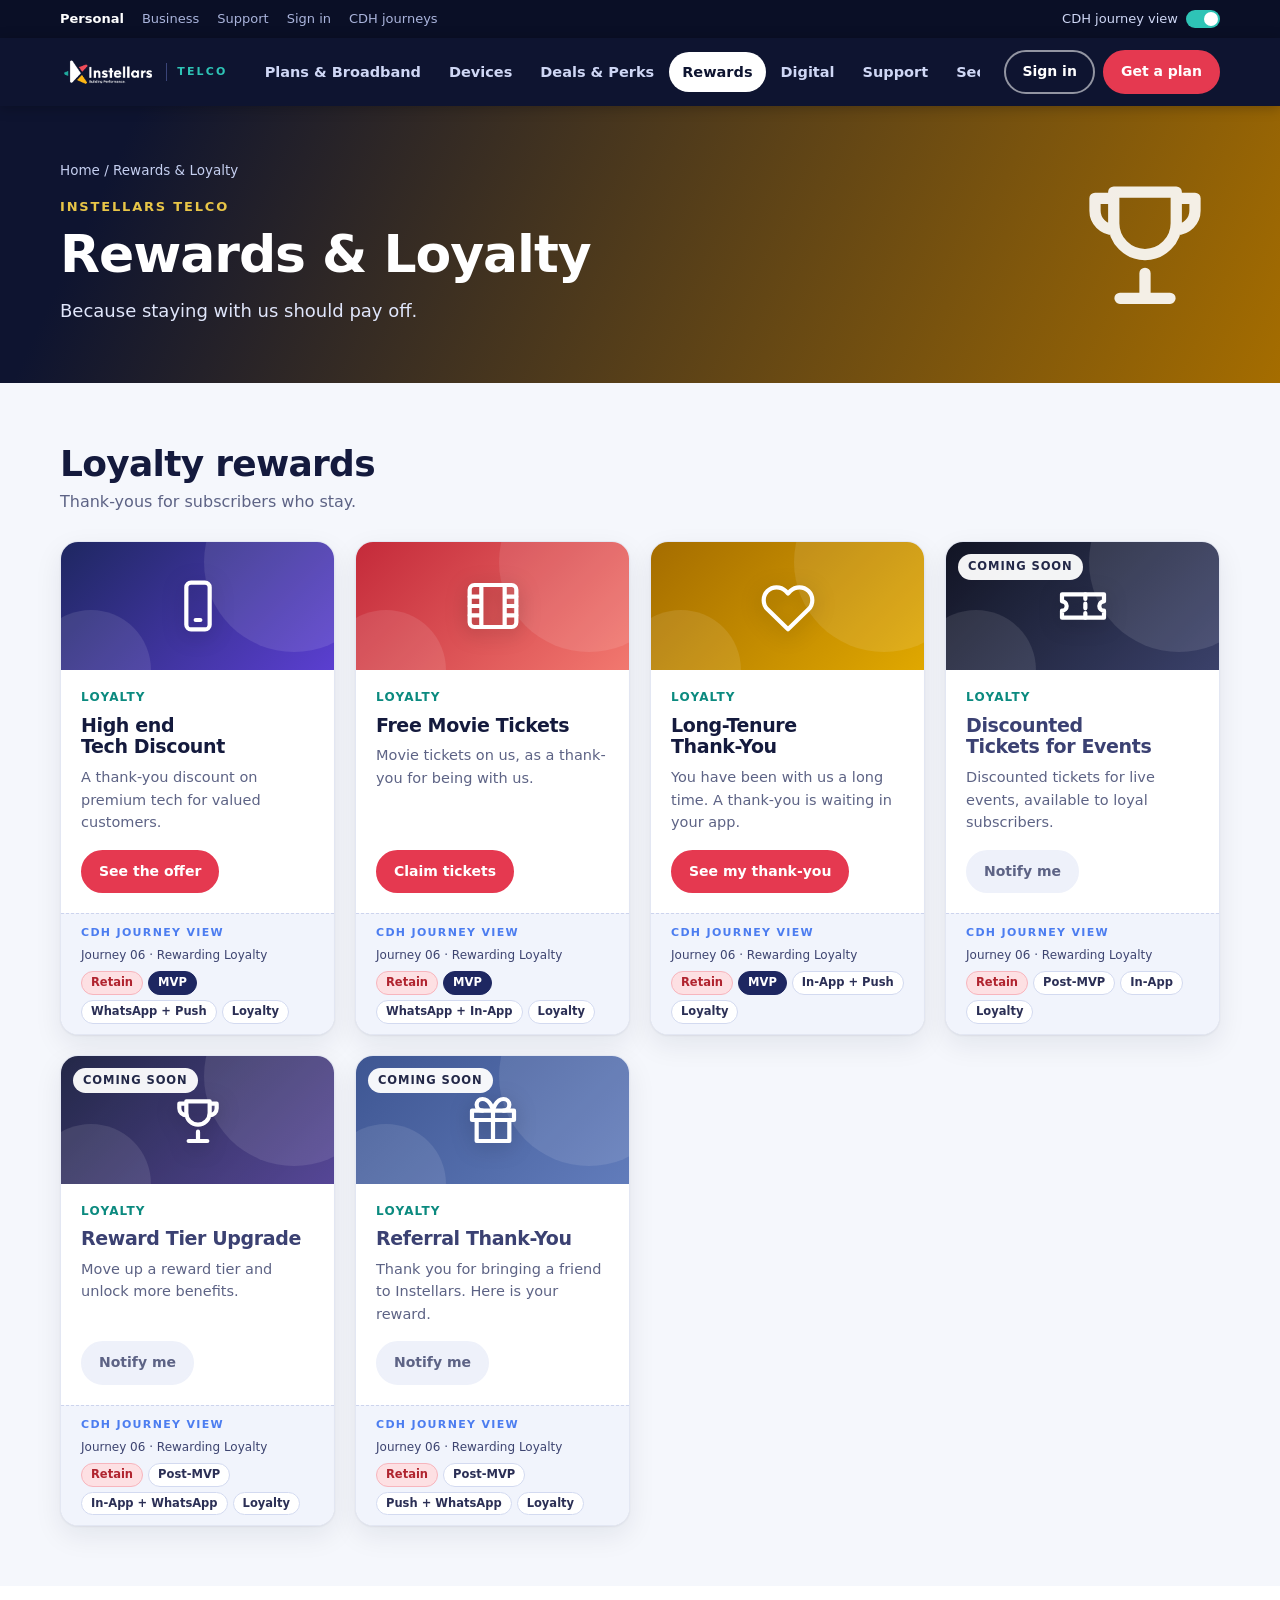
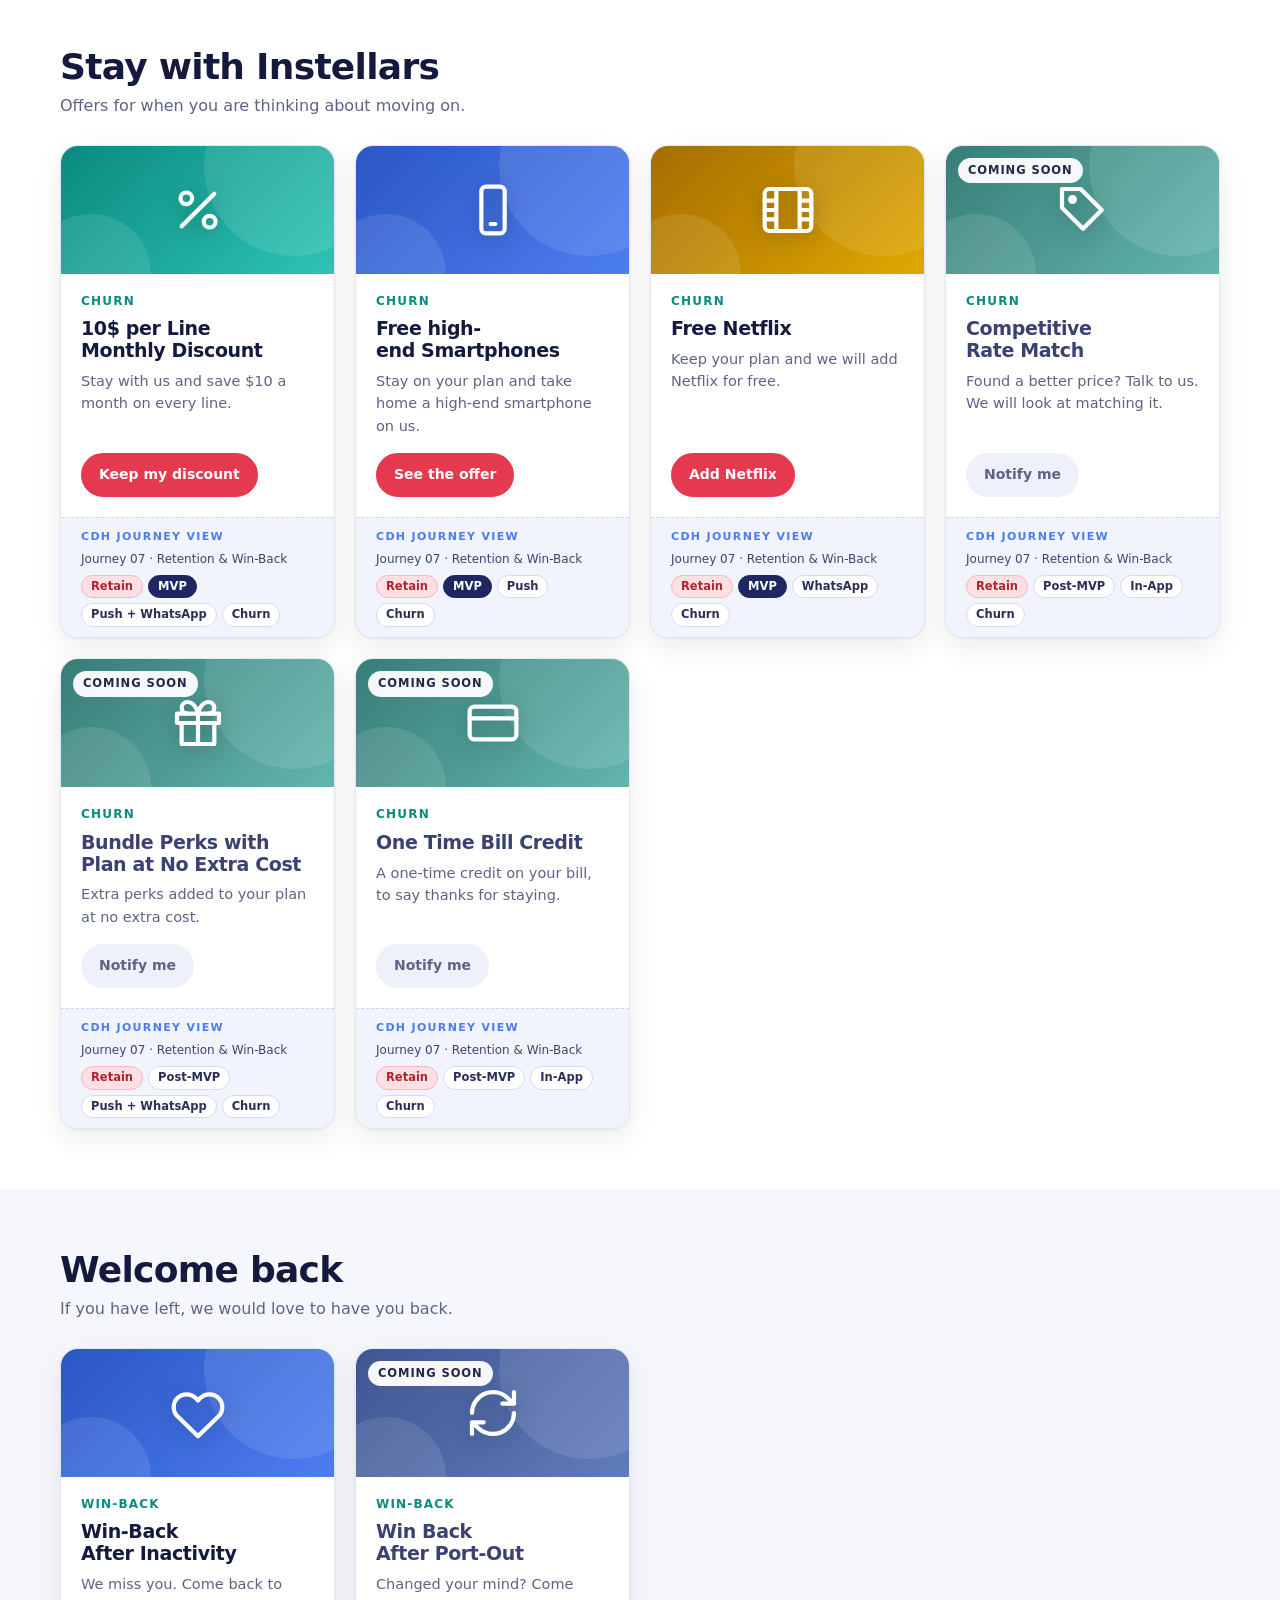
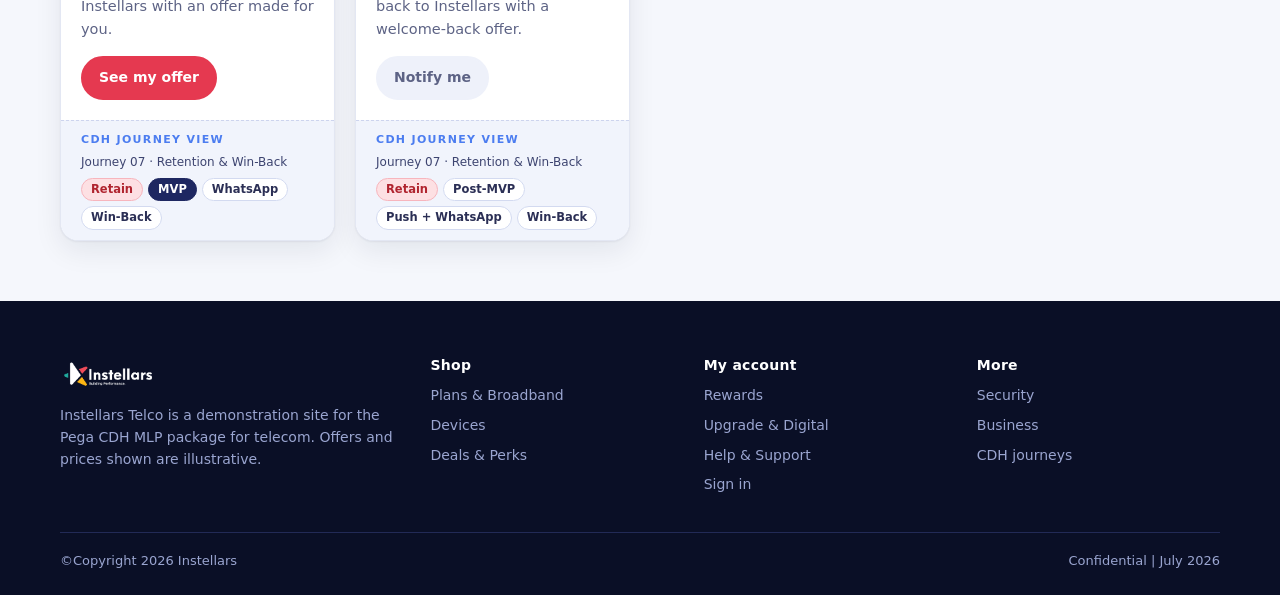
<file: rewards.html>
<!doctype html>
<html lang="en">
<head>
<meta charset="utf-8">
<meta name="viewport" content="width=device-width,initial-scale=1">
<title>Instellars Telco</title>
<meta name="description" content="Instellars Telco: mobile plans, broadband, devices, deals and support. A demo site for the Pega CDH MLP package for telecom.">
<link rel="stylesheet" href="styles.css">
</head>
<body data-page="rewards">
<div id="app"></div>
<script src="data.js"></script>
<script src="content.js"></script>
<script src="site.js"></script>
</body>
</html>
</file>
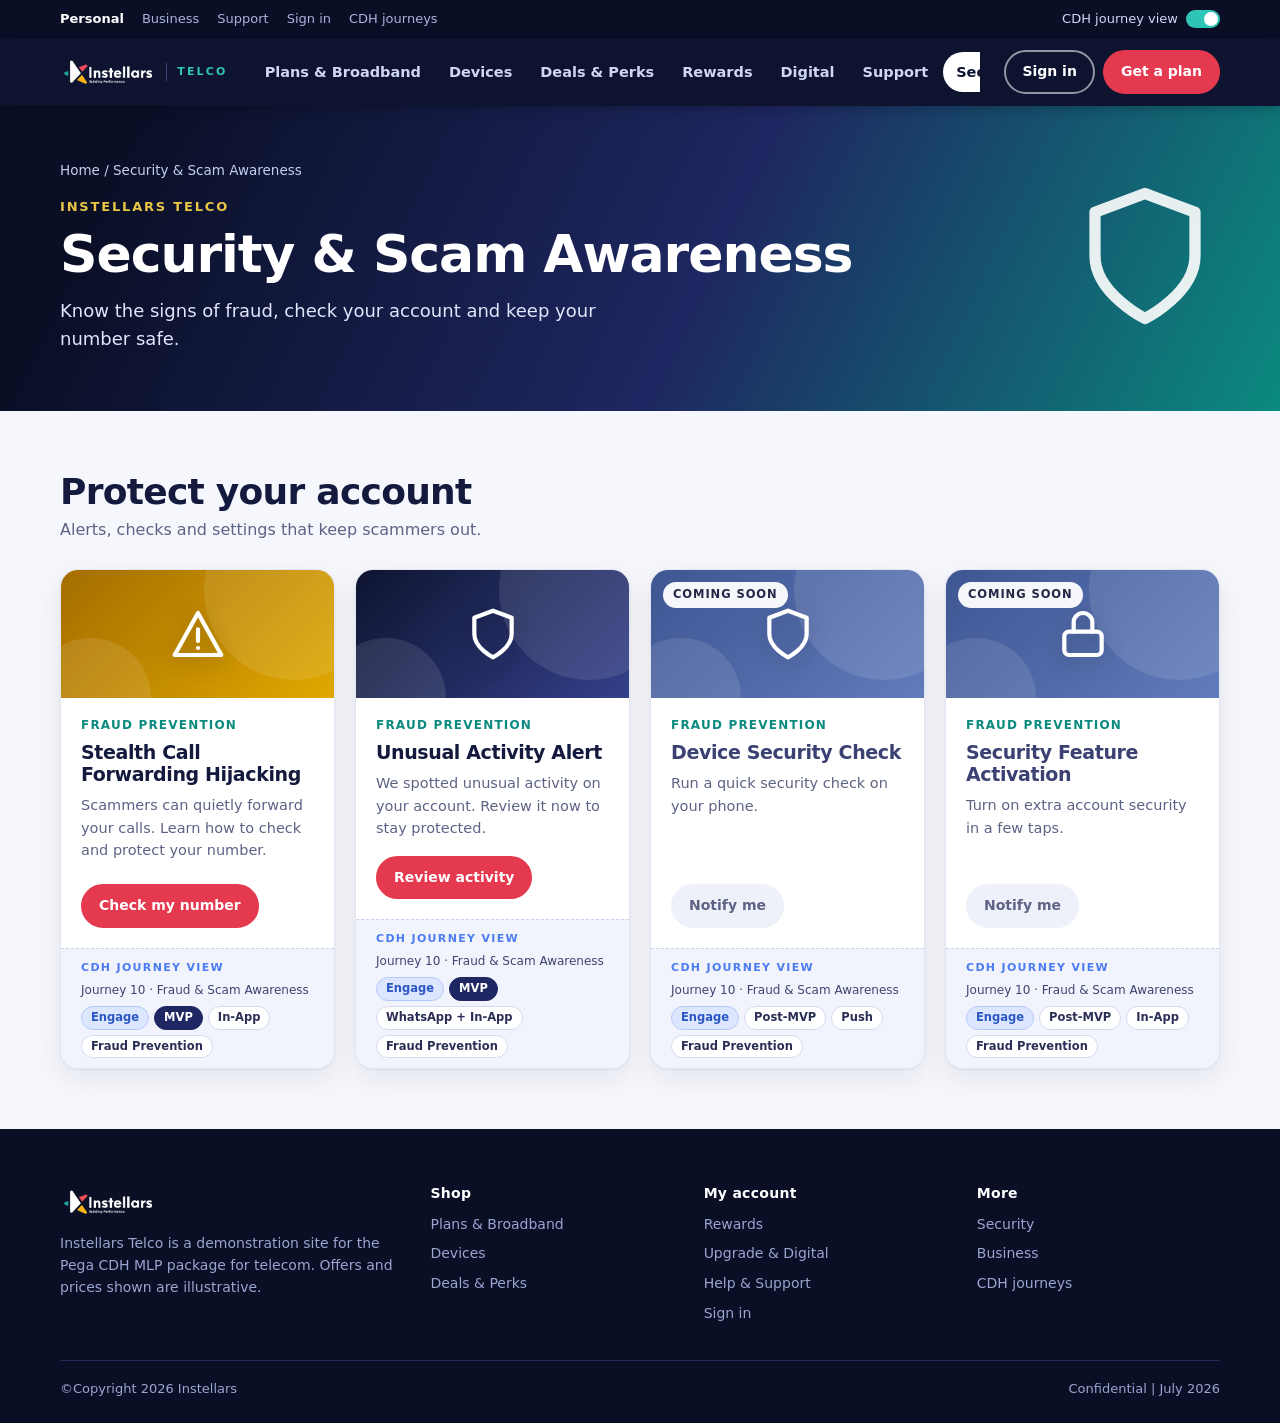
<file: security.html>
<!doctype html>
<html lang="en">
<head>
<meta charset="utf-8">
<meta name="viewport" content="width=device-width,initial-scale=1">
<title>Instellars Telco</title>
<meta name="description" content="Instellars Telco: mobile plans, broadband, devices, deals and support. A demo site for the Pega CDH MLP package for telecom.">
<link rel="stylesheet" href="styles.css">
</head>
<body data-page="security">
<div id="app"></div>
<script src="data.js"></script>
<script src="content.js"></script>
<script src="site.js"></script>
</body>
</html>
</file>
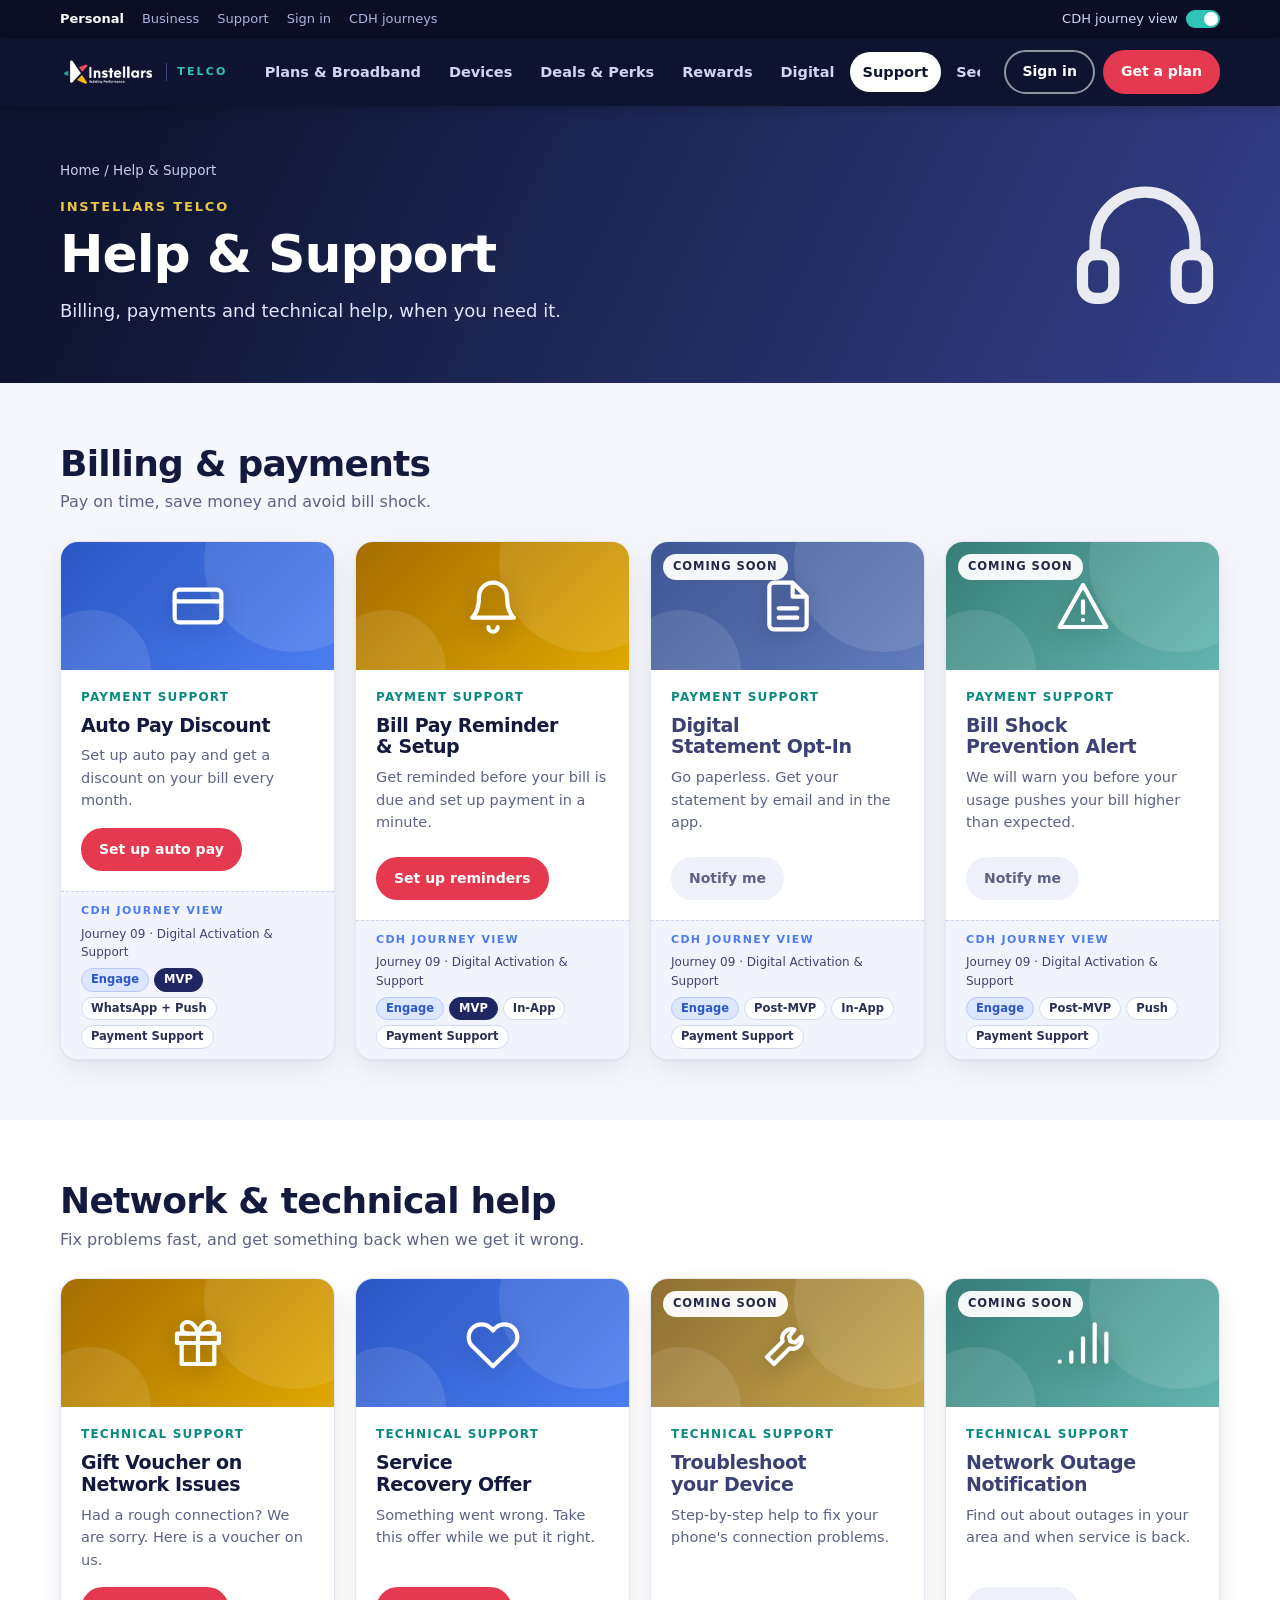
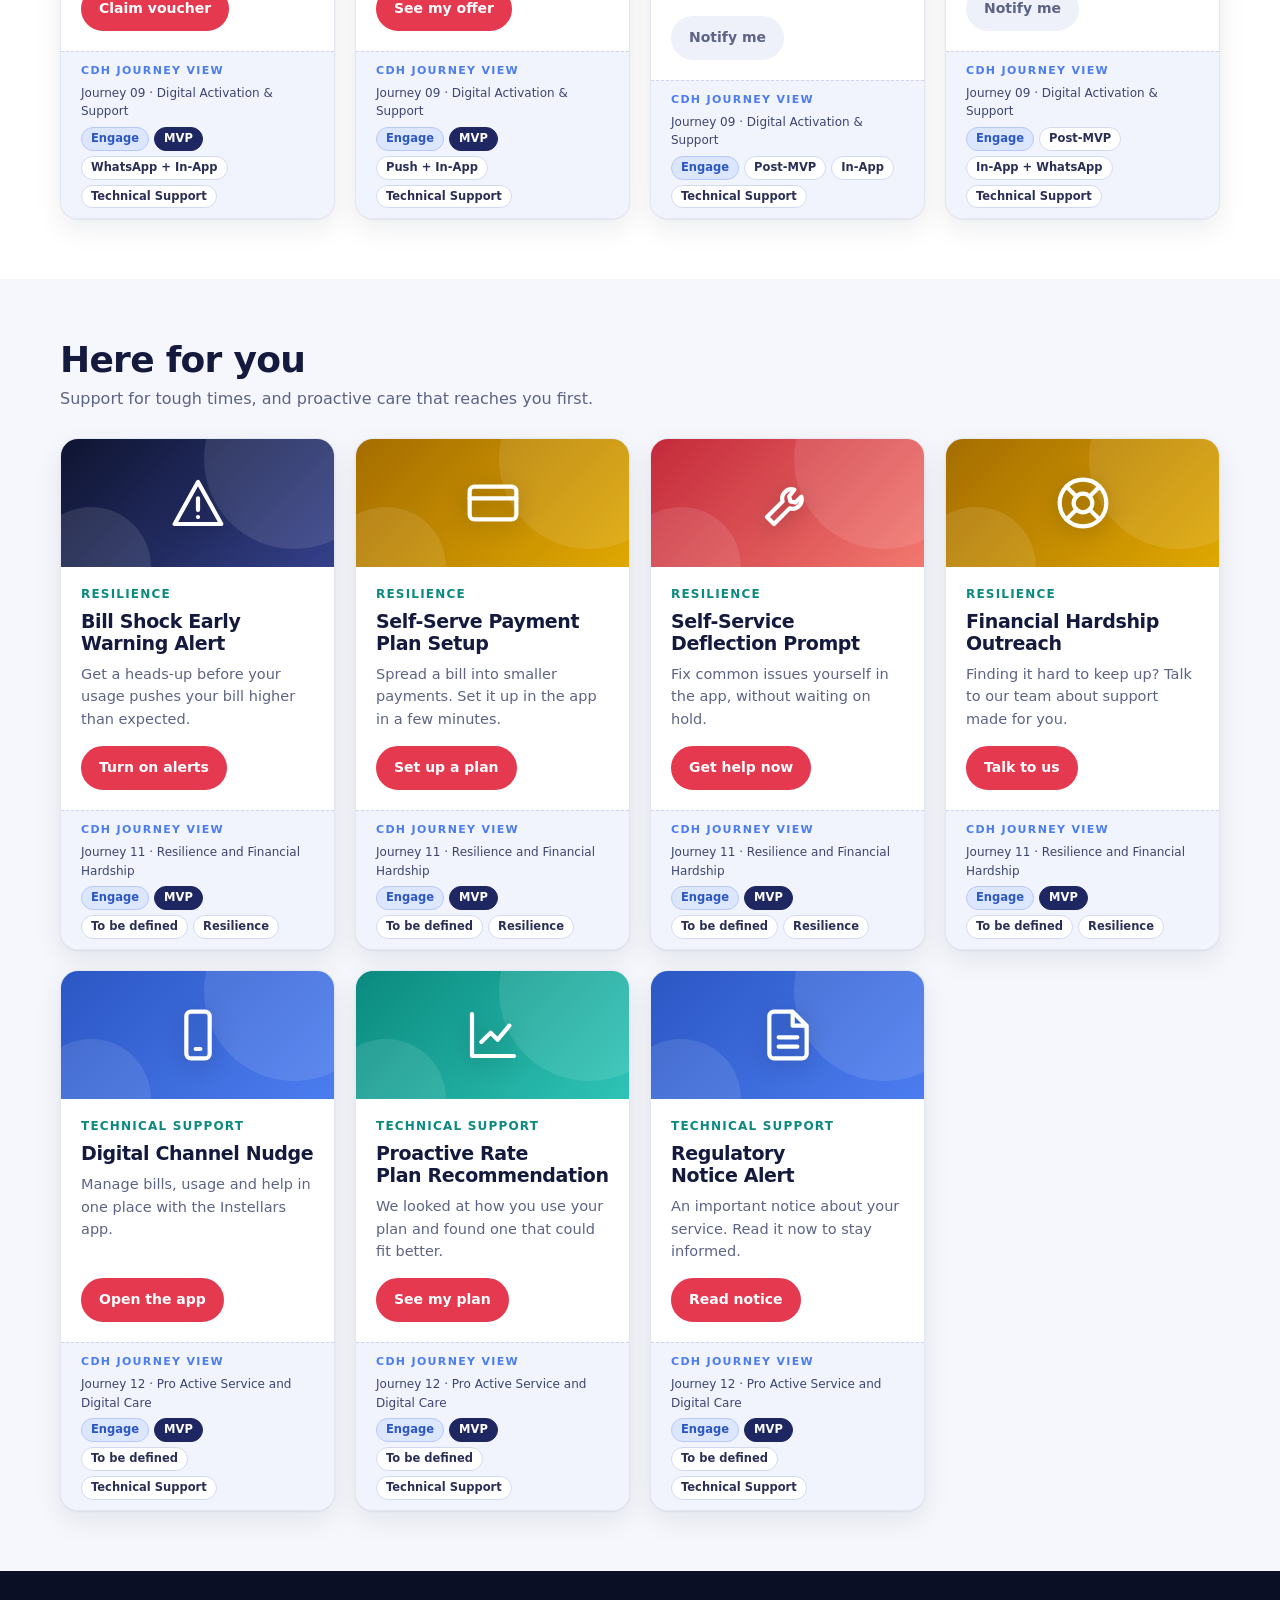
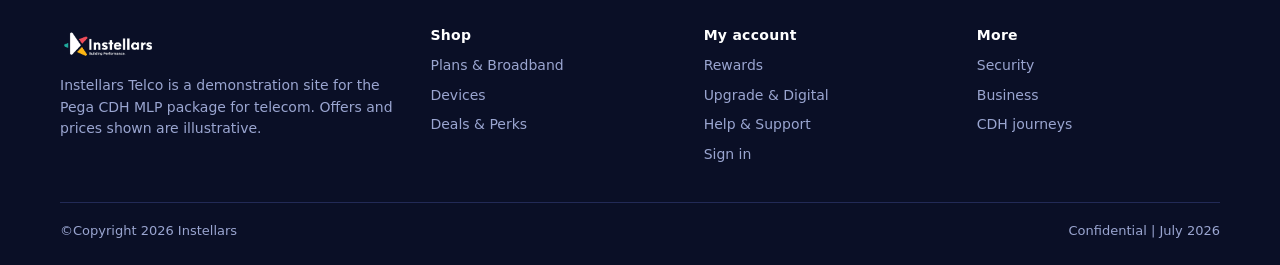
<file: support.html>
<!doctype html>
<html lang="en">
<head>
<meta charset="utf-8">
<meta name="viewport" content="width=device-width,initial-scale=1">
<title>Instellars Telco</title>
<meta name="description" content="Instellars Telco: mobile plans, broadband, devices, deals and support. A demo site for the Pega CDH MLP package for telecom.">
<link rel="stylesheet" href="styles.css">
</head>
<body data-page="support">
<div id="app"></div>
<script src="data.js"></script>
<script src="content.js"></script>
<script src="site.js"></script>
</body>
</html>
</file>
<file: styles.css>
:root{
  --navy:#1e2761;--navy-d:#0e1430;--navy-x:#0a0f26;--teal:#2ec4b6;--teal-d:#0b8a7f;--coral:#e53950;--coral-l:#f24e5e;--gold:#e8c547;--blue:#4c7df0;
  --ink:#141a3d;--muted:#5d6385;--line:#e3e7f3;--bg:#f5f7fc;--white:#fff;
  --radius:18px;--shadow:0 1px 2px rgba(14,20,48,.06),0 10px 28px rgba(14,20,48,.08);
  --font:"Segoe UI",system-ui,-apple-system,Roboto,"Helvetica Neue",Arial,sans-serif;
}
*{box-sizing:border-box;margin:0}
html{scroll-behavior:smooth;scroll-padding-top:120px}
body{font-family:var(--font);background:var(--bg);color:var(--ink);line-height:1.55;-webkit-font-smoothing:antialiased}
a{color:inherit;text-decoration:none}
img{max-width:100%;display:block}
button{font:inherit;cursor:pointer}
h1,h2,h3,h4{line-height:1.15;letter-spacing:-.02em;text-wrap:balance}
.wrap{max-width:1200px;margin:0 auto;padding:0 20px}
.ico{width:1em;height:1em;stroke:currentColor;fill:none;stroke-width:1.8;stroke-linecap:round;stroke-linejoin:round;flex:none}

/* utility bar */
.util{background:var(--navy-x);color:#aab4dc;font-size:13px}
.util .wrap{display:flex;justify-content:space-between;align-items:center;height:38px;gap:12px}
.util nav{display:flex;gap:18px}
.util a:hover{color:#fff}
.util a.on{color:#fff;font-weight:600}
.toggle{display:flex;align-items:center;gap:8px;background:none;border:0;color:#cfd7f5;font-size:13px;padding:4px 0}
.toggle .sw{width:34px;height:18px;border-radius:99px;background:#3a4478;position:relative;transition:background .2s}
.toggle .sw::after{content:"";position:absolute;top:2px;left:2px;width:14px;height:14px;border-radius:50%;background:#fff;transition:transform .2s}
.toggle[aria-pressed=true] .sw{background:var(--teal)}
.toggle[aria-pressed=true] .sw::after{transform:translateX(16px)}

/* header */
.head{position:sticky;top:0;z-index:60;background:var(--navy-d);box-shadow:0 2px 12px rgba(0,0,0,.25)}
.head .wrap{display:flex;align-items:center;gap:24px;height:68px}
.brand{display:flex;align-items:center;gap:10px;flex:none}
.brand img{height:34px;width:auto}
.brand b{font-size:11px;letter-spacing:.2em;text-transform:uppercase;color:var(--teal);border-left:1px solid #3a4478;padding-left:10px}
.menu{display:flex;gap:2px;flex:1;list-style:none;padding:0;overflow-x:auto;scrollbar-width:none}
.menu a{display:block;padding:9px 13px;border-radius:999px;font-size:14.5px;font-weight:600;color:#cfd7f5;white-space:nowrap}
.menu a:hover{background:rgba(255,255,255,.1);color:#fff}
.menu a.on{background:#fff;color:var(--navy-d)}
.acts{display:flex;gap:8px;flex:none}

/* buttons */
.btn{display:inline-flex;align-items:center;justify-content:center;gap:8px;font-weight:700;font-size:15px;padding:12px 22px;border-radius:999px;border:2px solid var(--coral);background:var(--coral);color:#fff;transition:transform .15s,background .15s}
.btn:hover{transform:translateY(-2px);background:var(--coral-l);border-color:var(--coral-l)}
.btn.sm{padding:9px 16px;font-size:14px}
.btn.ghost{background:transparent;color:#fff;border-color:rgba(255,255,255,.55)}
.btn.ghost:hover{background:rgba(255,255,255,.12)}
.btn.line{background:transparent;color:var(--navy);border-color:var(--navy)}
.btn.line:hover{background:var(--navy);color:#fff}
.btn.soon{background:#eef1fa;border-color:#eef1fa;color:var(--muted);cursor:default}
.btn.soon:hover{transform:none;background:#eef1fa;border-color:#eef1fa}

/* hero carousel */
.carousel{position:relative;overflow:hidden;background:var(--navy-d)}
.slide{display:none;color:#fff;padding:72px 0 88px;position:relative;overflow:hidden}
.slide.on{display:block;animation:fade .5s}
@keyframes fade{from{opacity:0}to{opacity:1}}
.slide .wrap{display:grid;grid-template-columns:1.2fr .8fr;gap:40px;align-items:center;position:relative;z-index:1}
.slide .kick{font-size:13px;font-weight:700;letter-spacing:.14em;text-transform:uppercase;color:var(--gold)}
.slide h1{font-size:clamp(34px,5.4vw,60px);margin:12px 0 14px;max-width:16ch}
.slide p{font-size:clamp(16px,2vw,19px);color:#e0e6fb;max-width:48ch;margin-bottom:26px}
.slide .btns{display:flex;gap:12px;flex-wrap:wrap}
.hero-art{display:grid;place-items:center}
.hero-art .orb{width:min(300px,70vw);aspect-ratio:1;border-radius:50%;background:rgba(255,255,255,.12);border:1px solid rgba(255,255,255,.25);display:grid;place-items:center;font-size:min(130px,28vw);color:#fff;box-shadow:0 0 0 24px rgba(255,255,255,.05),0 0 0 56px rgba(255,255,255,.03)}
.dots{position:absolute;bottom:26px;left:0;right:0;display:flex;justify-content:center;gap:10px;z-index:2}
.dots button{width:10px;height:10px;border-radius:50%;border:0;background:rgba(255,255,255,.4);padding:0}
.dots button.on{background:#fff;width:28px;border-radius:99px}
.s0{background:linear-gradient(115deg,#0e1430 10%,#3b2ea6 100%)}
.s1{background:linear-gradient(115deg,#0e1430 10%,#0b8a7f 100%)}
.s2{background:linear-gradient(115deg,#1e2761 10%,#c42a3a 100%)}

/* page hero */
.phero{color:#fff;padding:54px 0 58px;position:relative;overflow:hidden}
.phero .wrap{display:flex;justify-content:space-between;align-items:center;gap:30px}
.phero h1{font-size:clamp(32px,5vw,52px);margin:8px 0 12px}
.phero p{font-size:18px;color:#e0e6fb;max-width:52ch}
.phero .kick{font-size:13px;font-weight:700;letter-spacing:.14em;text-transform:uppercase;color:var(--gold)}
.phero .bigico{font-size:min(150px,26vw);opacity:.9;flex:none}
.crumbs{font-size:13.5px;color:#c5cff0}
.crumbs a:hover{text-decoration:underline}

/* sections */
section.sec{padding:60px 0}
section.sec.alt{background:#fff}
.sec-head{display:flex;justify-content:space-between;align-items:flex-end;gap:20px;margin-bottom:26px;flex-wrap:wrap}
.sec-head h2{font-size:clamp(26px,3.6vw,36px)}
.sec-head p{color:var(--muted);margin-top:6px;max-width:60ch}
.sec-head a.more{font-weight:700;color:var(--navy);font-size:15px}
.sec-head a.more:hover{text-decoration:underline}

/* quick tiles */
.tiles{display:grid;grid-template-columns:repeat(6,1fr);gap:14px;margin-top:-44px;position:relative;z-index:3}
.tile{background:#fff;border-radius:var(--radius);box-shadow:var(--shadow);padding:20px 12px;text-align:center;font-weight:700;font-size:15px;transition:transform .15s}
.tile:hover{transform:translateY(-4px)}
.tile .ico{display:block;margin:0 auto 10px;font-size:34px;color:var(--navy)}

/* cards */
.grid{display:grid;grid-template-columns:repeat(auto-fill,minmax(262px,1fr));gap:20px}
.grid.p{grid-template-columns:repeat(auto-fill,minmax(300px,1fr))}
.card{background:#fff;border-radius:var(--radius);box-shadow:var(--shadow);border:1px solid var(--line);display:flex;flex-direction:column;overflow:hidden;transition:transform .15s,box-shadow .15s}
.card:hover{transform:translateY(-3px);box-shadow:0 2px 4px rgba(14,20,48,.08),0 18px 36px rgba(14,20,48,.13)}
.art{position:relative;height:128px;display:grid;place-items:center;color:#fff;font-size:56px;overflow:hidden}
.art::before,.art::after{content:"";position:absolute;border-radius:50%;background:rgba(255,255,255,.1)}
.art::before{width:180px;height:180px;right:-50px;top:-70px}
.art::after{width:120px;height:120px;left:-30px;bottom:-60px}
.art .ico{position:relative;z-index:1;filter:drop-shadow(0 4px 10px rgba(0,0,0,.25))}
.g0{background:linear-gradient(135deg,#1e2761,#5b3fd1)}
.g1{background:linear-gradient(135deg,#0b8a7f,#2ec4b6)}
.g2{background:linear-gradient(135deg,#c42a3a,#f2786f)}
.g3{background:linear-gradient(135deg,#2b57c4,#4c7df0)}
.g4{background:linear-gradient(135deg,#a56d00,#e0a800)}
.g5{background:linear-gradient(135deg,#0e1430,#34408a)}
.ribbon{position:absolute;top:12px;left:12px;z-index:2;font-size:11.5px;font-weight:700;letter-spacing:.08em;text-transform:uppercase;padding:4px 10px;border-radius:99px;background:rgba(255,255,255,.95);color:var(--navy)}
.ribbon.new{background:var(--gold);color:#3b2d00}
.cbody{padding:18px 20px 20px;display:flex;flex-direction:column;gap:8px;flex:1}
.cbody .cat{font-size:12px;font-weight:700;letter-spacing:.1em;text-transform:uppercase;color:var(--teal-d)}
.cbody h3{font-size:19px}
.cbody p{font-size:14.5px;color:var(--muted);flex:1}
.cbody .btn{align-self:flex-start;margin-top:8px}
.price{display:flex;align-items:baseline;gap:4px;margin:2px 0}
.price b{font-size:40px;letter-spacing:-.03em;line-height:1}
.price small{font-size:14px;color:var(--muted);font-weight:600}
.price i{font-style:normal;font-size:12px;color:var(--muted);align-self:flex-start;margin-right:2px;font-weight:600}
.feat{list-style:none;padding:0;display:grid;gap:7px;font-size:14.5px;margin:6px 0 4px}
.feat li{display:flex;gap:9px;align-items:center}
.feat .ico{color:var(--teal-d);font-size:17px}
.card.plan .art{height:92px;font-size:44px}
.card.soon .art{filter:saturate(.55)}
.card.soon .cbody h3{color:#3b4172}

/* CDH overlay strip */
.cdh{display:none;border-top:1px dashed #cdd4ee;background:#f1f4fc;padding:10px 20px;font-size:12px;color:#3d4470}
body.cdh-on .cdh{display:block}
.cdh b{display:block;font-size:11px;letter-spacing:.12em;text-transform:uppercase;color:var(--blue);margin-bottom:5px}
.cdh .row{display:flex;flex-wrap:wrap;gap:5px;margin-top:6px}
.pill{display:inline-block;font-size:11.5px;font-weight:700;padding:2px 9px;border-radius:99px;background:#fff;border:1px solid #d3daf0;white-space:nowrap}
.pill.Acquire{background:#d8f6f3;border-color:#a8e9e2;color:var(--teal-d)}
.pill.Nurture{background:#fbf1c4;border-color:#efdc87;color:#7a5f00}
.pill.Retain{background:#fde0e3;border-color:#f7b5bd;color:#b0242f}
.pill.Engage{background:#dce6ff;border-color:#b6c9f8;color:#2b57c4}
.pill.mvp{background:var(--navy);border-color:var(--navy);color:#fff}

/* NBA widget */
.nba{background:linear-gradient(135deg,#0e1430,#1e2761);color:#fff;border-radius:24px;padding:34px;display:grid;grid-template-columns:.9fr 1.1fr;gap:34px}
.nba h2{font-size:clamp(26px,3.4vw,34px);margin:8px 0 10px}
.nba .kick{font-size:12.5px;font-weight:700;letter-spacing:.14em;text-transform:uppercase;color:var(--gold)}
.nba p{color:#c5cff0;font-size:16px}
.persona{display:flex;flex-wrap:wrap;gap:8px;margin-top:20px}
.persona button{border:1.5px solid rgba(255,255,255,.3);background:transparent;color:#fff;border-radius:999px;padding:8px 15px;font-size:14px;font-weight:600}
.persona button:hover{border-color:#fff}
.persona button.on{background:#fff;color:var(--navy-d);border-color:#fff}
.nba small{display:block;margin-top:16px;color:#9da9d6;font-size:12.5px}
.ranked{display:grid;gap:12px;align-content:start}
.rk{background:rgba(255,255,255,.07);border:1px solid rgba(255,255,255,.14);border-radius:16px;padding:16px 18px;color:#fff;display:grid;grid-template-columns:auto 1fr;gap:4px 14px}
.rk.top{background:#fff;color:var(--ink);border-color:#fff}
.rk .n{grid-row:span 3;font-size:30px;font-weight:700;letter-spacing:-.03em;color:var(--teal);align-self:center}
.rk.top .n{color:var(--coral)}
.rk h4{font-size:17px}
.rk .why{font-size:12.5px;opacity:.8}
.rk .meter{height:6px;border-radius:99px;background:rgba(255,255,255,.18);overflow:hidden;margin-top:4px}
.rk.top .meter{background:#e8ebf7}
.rk .meter i{display:block;height:100%;background:var(--teal)}
.rk.top .meter i{background:var(--coral)}
.rk a{font-size:13.5px;font-weight:700;text-decoration:underline}

/* promo banners */
.banners{display:grid;grid-template-columns:repeat(3,1fr);gap:20px}
.banner{border-radius:var(--radius);color:#fff;padding:28px;display:flex;flex-direction:column;gap:10px;min-height:230px;position:relative;overflow:hidden}
.banner::after{content:"";position:absolute;right:-60px;bottom:-70px;width:200px;height:200px;border-radius:50%;background:rgba(255,255,255,.1)}
.banner .ico{font-size:40px}
.banner h3{font-size:24px}
.banner p{color:#ffffffd9;flex:1;font-size:15px}
.banner .btn{align-self:flex-start;position:relative;z-index:1}

/* strip + help */
.helpgrid{display:grid;grid-template-columns:repeat(auto-fill,minmax(262px,1fr));gap:20px}

/* journeys page */
.jlist{display:grid;grid-template-columns:repeat(auto-fill,minmax(320px,1fr));gap:18px}
.jitem{background:#fff;border:1px solid var(--line);border-radius:var(--radius);padding:22px;box-shadow:var(--shadow);display:flex;flex-direction:column;gap:10px}
.jitem .num{font-size:12px;font-weight:700;letter-spacing:.12em;color:var(--muted)}
.jitem h3{font-size:20px}
.jitem .row{display:flex;gap:6px;flex-wrap:wrap}
.jitem .foot{display:flex;justify-content:space-between;align-items:center;margin-top:auto;padding-top:6px;font-size:14px;color:var(--muted)}
.jitem .foot b{color:var(--ink)}
.jitem a.go{font-weight:700;color:var(--navy)}
.jitem a.go:hover{text-decoration:underline}
.legend-note{background:#fff;border:1px dashed #b9c3e8;border-radius:var(--radius);padding:16px 20px;color:var(--muted);font-size:14.5px;margin-bottom:24px}

/* footer */
footer{background:var(--navy-x);color:#9aa5d0;padding:56px 0 24px;margin-top:0;font-size:14px}
.fgrid{display:grid;grid-template-columns:1.4fr repeat(3,1fr);gap:30px}
.fgrid img{height:34px;width:auto;margin-bottom:14px}
.fgrid h4{color:#fff;font-size:14px;margin-bottom:12px;letter-spacing:.02em}
.fgrid ul{list-style:none;padding:0;display:grid;gap:8px}
.fgrid a:hover{color:#fff}
.fbase{border-top:1px solid #222a56;margin-top:36px;padding-top:18px;display:flex;justify-content:space-between;flex-wrap:wrap;gap:8px;font-size:13px}

@media(max-width:1000px){
  .head .wrap{flex-wrap:wrap;height:auto;padding-top:10px;padding-bottom:6px;gap:8px 16px}
  .acts{margin-left:auto}
  .menu{order:3;flex-basis:100%}
  .tiles{grid-template-columns:repeat(3,1fr)}
  .slide .wrap,.nba{grid-template-columns:1fr}
  .hero-art{display:none}
  .banners{grid-template-columns:1fr}
  .fgrid{grid-template-columns:1fr 1fr}
}
@media(max-width:560px){
  .util nav{display:none}
  .tiles{grid-template-columns:repeat(2,1fr)}
  .fgrid{grid-template-columns:1fr}
  .phero .bigico{display:none}
  .nba{padding:24px 20px}
  .slide{padding:48px 0 76px}
}
@media(prefers-reduced-motion:reduce){*{animation:none!important;transition:none!important}html{scroll-behavior:auto}}
.anchor{position:absolute;top:0;left:0;width:0;height:0}
.card{position:relative}
.card:target{outline:3px solid var(--coral);outline-offset:3px}
.slide .cdh,.banner .cdh{background:rgba(255,255,255,.14);border:0;border-radius:12px;color:#fff;max-width:520px;margin-top:20px;position:relative;z-index:1}
.slide .cdh b,.banner .cdh b{color:var(--gold)}
.banner .cdh{margin-top:0}
.jitem a.pill{transition:transform .1s}
.jitem a.pill:hover{transform:translateY(-1px);border-color:var(--navy)}
.pill{color:#2b2f55}
.pill.mvp{color:#fff}

/* sign in + account */
.login{padding:56px 0 72px;background:radial-gradient(700px 360px at 90% 0,rgba(46,196,182,.15),transparent 60%),var(--bg)}
.lgrid{display:grid;grid-template-columns:1fr 1fr;gap:28px;align-items:stretch}
.lcard{background:#fff;border-radius:24px;padding:38px;box-shadow:var(--shadow);border:1px solid var(--line)}
.lcard h1{font-size:clamp(28px,3.6vw,36px)}
.lsub{color:var(--muted);margin:8px 0 22px}
.lcard label{display:block;font-weight:700;font-size:14px;margin:14px 0 6px}
.lcard input{width:100%;font:inherit;font-size:16px;padding:13px 14px;border:1.5px solid #cdd4ee;border-radius:12px;background:#fff;color:var(--ink)}
.lcard input:focus{outline:3px solid rgba(76,125,240,.35);border-color:var(--blue)}
.lerr{min-height:22px;margin:10px 0;color:#b0242f;font-size:14px;font-weight:600}
.lcard .btn{width:100%}
.lsmall{margin-top:18px;font-size:14px;color:var(--muted)}
.lsmall a{color:var(--navy);font-weight:600;text-decoration:underline}
.lside{background:linear-gradient(135deg,#0e1430,#1e2761);color:#fff;border-radius:24px;padding:38px}
.lside .kick{font-size:12.5px;font-weight:700;letter-spacing:.14em;text-transform:uppercase;color:var(--gold)}
.lside h2{font-size:28px;margin:8px 0 10px}
.lside p{color:#c5cff0;font-size:15px}
.demo{display:grid;gap:10px;margin-top:20px}
.demo button{display:flex;flex-direction:column;align-items:flex-start;text-align:left;gap:2px;background:rgba(255,255,255,.08);border:1px solid rgba(255,255,255,.2);border-radius:14px;color:#fff;padding:12px 16px}
.demo button:hover{background:rgba(255,255,255,.16);border-color:#fff}
.demo b{font-size:15.5px}.demo span{font-size:13px;color:#b8c3e8}
.alertbar{display:flex;align-items:center;gap:16px;margin-top:-26px;position:relative;z-index:3;background:#fff;border-radius:var(--radius);box-shadow:var(--shadow);border:1px solid #f7b5bd;padding:16px 20px}
.alertbar .ico{font-size:30px;color:var(--coral)}
.alertbar div{flex:1}.alertbar b{display:block}.alertbar span{font-size:14px;color:var(--muted)}
.alertbar em{font-style:normal;font-weight:700;color:var(--coral);white-space:nowrap}
.stats4{display:grid;grid-template-columns:repeat(4,1fr);gap:16px}
.st{background:#fff;border:1px solid var(--line);border-radius:var(--radius);padding:18px 20px;box-shadow:var(--shadow)}
.st small{font-size:12px;font-weight:700;letter-spacing:.1em;text-transform:uppercase;color:var(--muted)}
.st b{display:block;font-size:20px;margin:4px 0 2px}
.st span{font-size:13.5px;color:var(--muted)}
.qa{display:grid;grid-template-columns:repeat(4,1fr);gap:16px;margin-top:16px}
.pick{position:relative;display:flex;flex-direction:column;gap:8px}
.pick .card{flex:1}
.pick .rank{position:absolute;z-index:4;top:-12px;left:-8px;width:36px;height:36px;border-radius:50%;background:var(--coral);color:#fff;font-weight:700;display:grid;place-items:center;box-shadow:0 4px 12px rgba(0,0,0,.25)}
.why{display:none;font-size:12px;color:var(--blue);font-weight:700}
body.cdh-on .why{display:block}
@media(max-width:1000px){.lgrid{grid-template-columns:1fr}.stats4,.qa{grid-template-columns:repeat(2,1fr)}}
@media(max-width:560px){.lcard,.lside{padding:26px 20px}.alertbar{flex-wrap:wrap}}
.btn{white-space:nowrap}

/* live Pega */
.live{display:flex;align-items:center;gap:10px;margin-bottom:22px;padding:10px 16px;border-radius:999px;background:#e9f9f5;border:1px solid #b6ebe2;color:#0b6f66;font-size:13.5px;font-weight:600;width:fit-content;max-width:100%}
.live .ld{flex:none;width:9px;height:9px;border-radius:50%;background:var(--teal);box-shadow:0 0 0 4px rgba(46,196,182,.25)}
.loading{color:var(--muted);padding:18px 0}
.errbox{display:flex;flex-direction:column;align-items:flex-start;gap:6px;background:#fff;border:1px solid #f7b5bd;border-radius:var(--radius);padding:20px 22px;color:var(--ink)}
.errbox span{font-size:14px;color:var(--muted)}
.nba .errbox{background:rgba(255,255,255,.08);border-color:rgba(255,255,255,.3);color:#fff}
.nba .errbox span{color:#c5cff0}
.rk .meta{font-size:12.5px;opacity:.8}

/* journey path */
.steps{display:flex;gap:10px;flex-wrap:wrap;margin-bottom:26px}
.step{display:flex;align-items:center;gap:10px;background:#fff;border:1.5px solid var(--line);border-radius:999px;padding:7px 16px 7px 8px;font-size:14px;font-weight:600;color:var(--ink);text-align:left}
.step i{flex:none;width:26px;height:26px;border-radius:50%;background:#eceff8;color:var(--muted);display:grid;place-items:center;font-style:normal;font-size:13px;font-weight:700}
.step:hover{border-color:var(--navy)}
.step.on{background:var(--navy);border-color:var(--navy);color:#fff}
.step.on i{background:var(--coral);color:#fff}
.step.done i{background:var(--teal);color:#06342f}
.jhead{margin-bottom:18px}
.jhead .kick{font-size:12.5px;font-weight:700;letter-spacing:.12em;text-transform:uppercase;color:var(--coral)}
.jhead h3{font-size:26px;margin:4px 0 4px}
.jhead p{color:var(--muted)}
.jnav{display:flex;justify-content:space-between;gap:12px;flex-wrap:wrap;margin-top:28px}
.jnav .btn[disabled]{opacity:.4;cursor:default;transform:none}

/* auto-started journey */
.jstart{display:flex;align-items:center;gap:14px;flex-wrap:wrap;background:linear-gradient(135deg,#0e1430,#1e2761);color:#fff;border-radius:var(--radius);padding:18px 22px;margin-bottom:22px}
.jstart .ld{flex:none;width:11px;height:11px;border-radius:50%;background:var(--teal);box-shadow:0 0 0 5px rgba(46,196,182,.28)}
.jstart div{flex:1;min-width:220px}.jstart b{display:block;font-size:18px}.jstart span:not(.ld){font-size:14px;color:#c5cff0}
.prog{flex:none;width:160px;height:8px;border-radius:99px;background:rgba(255,255,255,.2);overflow:hidden}
.prog i{display:block;height:100%;background:var(--teal);transition:width .3s}
.jdone{background:#fff;border:1px solid var(--line);border-radius:var(--radius);box-shadow:var(--shadow);padding:28px}
.jdone h3{font-size:26px;margin-bottom:6px}.jdone p{color:var(--muted)}
.jnav .btn{text-decoration:none}

/* ---- journey stages + accept ---- */
.step[disabled]{opacity:.5;cursor:not-allowed}
.step.lock i{background:#e3e6f0}
.stages{display:flex;border:1px solid var(--line);border-radius:14px;overflow:hidden;margin:0 0 26px;background:#eef1f7}
.stg{flex:1;min-width:0;padding:13px 18px;border:0;border-right:1px solid var(--line);background:transparent;text-align:left;font:inherit;color:var(--ink);cursor:pointer}
.stg:last-child{border-right:0}
.stg b{display:block;font-size:15px}.stg small{display:block;font-size:12.5px;color:var(--muted);margin-top:2px}
.stg.on{background:var(--navy);color:#fff}.stg.on small{color:#c5cff0}
.stg.done{background:#dff5f2}
.stg[disabled]{opacity:.55;cursor:not-allowed}
#jbox .pick .cbody>.btn{display:none}
.accept{display:flex;align-items:center;gap:12px;margin-top:10px}
.accept .btn{width:100%}
.accept.yes{background:#dff5f2;border-radius:10px;padding:10px 14px;justify-content:space-between}
.okmsg{font-weight:700;color:#0b6b62}
.lnk{background:none;border:0;color:var(--muted);text-decoration:underline;font:inherit;font-size:13px;cursor:pointer}
.jnext{display:flex;align-items:center;gap:14px;flex-wrap:wrap;justify-content:flex-end}
.need{font-size:13.5px;color:var(--muted)}
@media(max-width:640px){.stages{flex-direction:column}.stg{border-right:0;border-bottom:1px solid var(--line)}.stg:last-child{border-bottom:0}}
.need.ok{color:#0b6b62;font-weight:700}
.cap{font-size:12px;color:var(--muted)}.cap.ok{color:#0b6b62}.cap.fail{color:var(--coral);font-weight:600}
.accept.yes{flex-wrap:wrap;gap:4px 12px}
</file>
